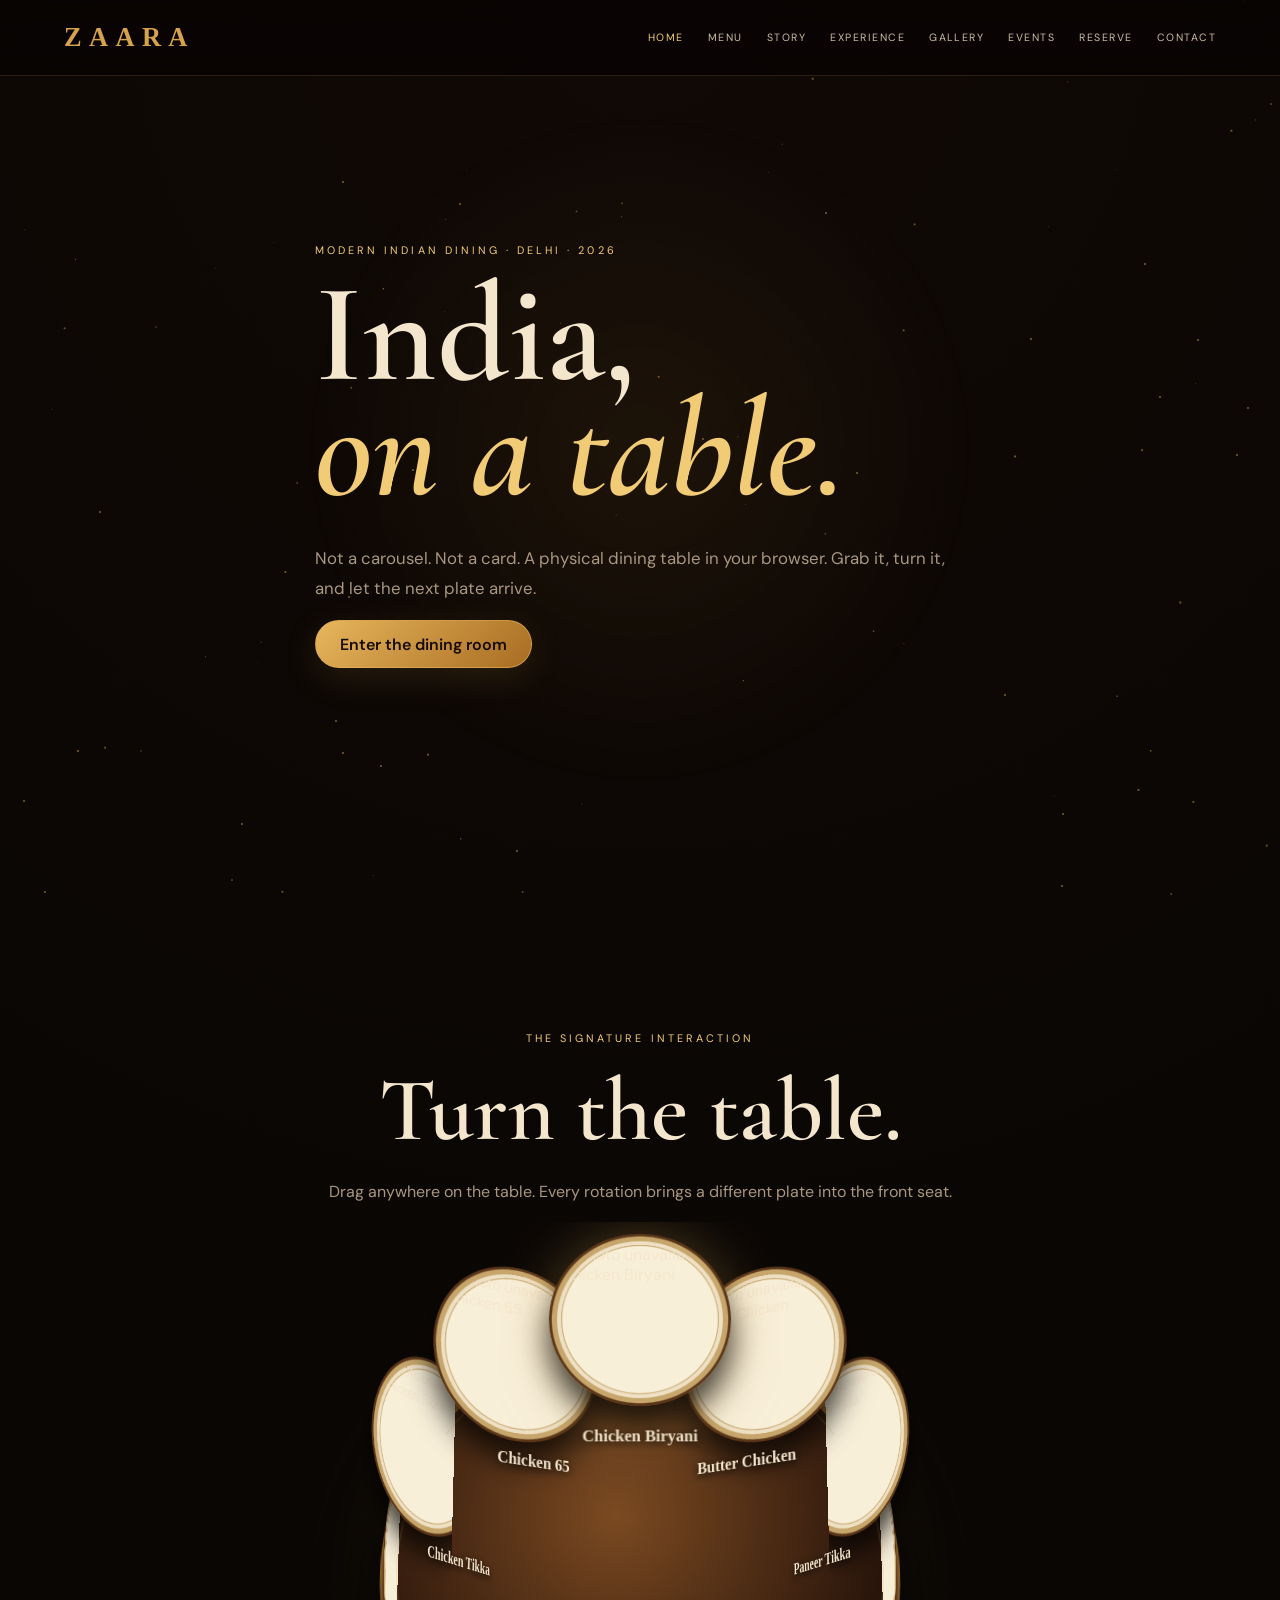
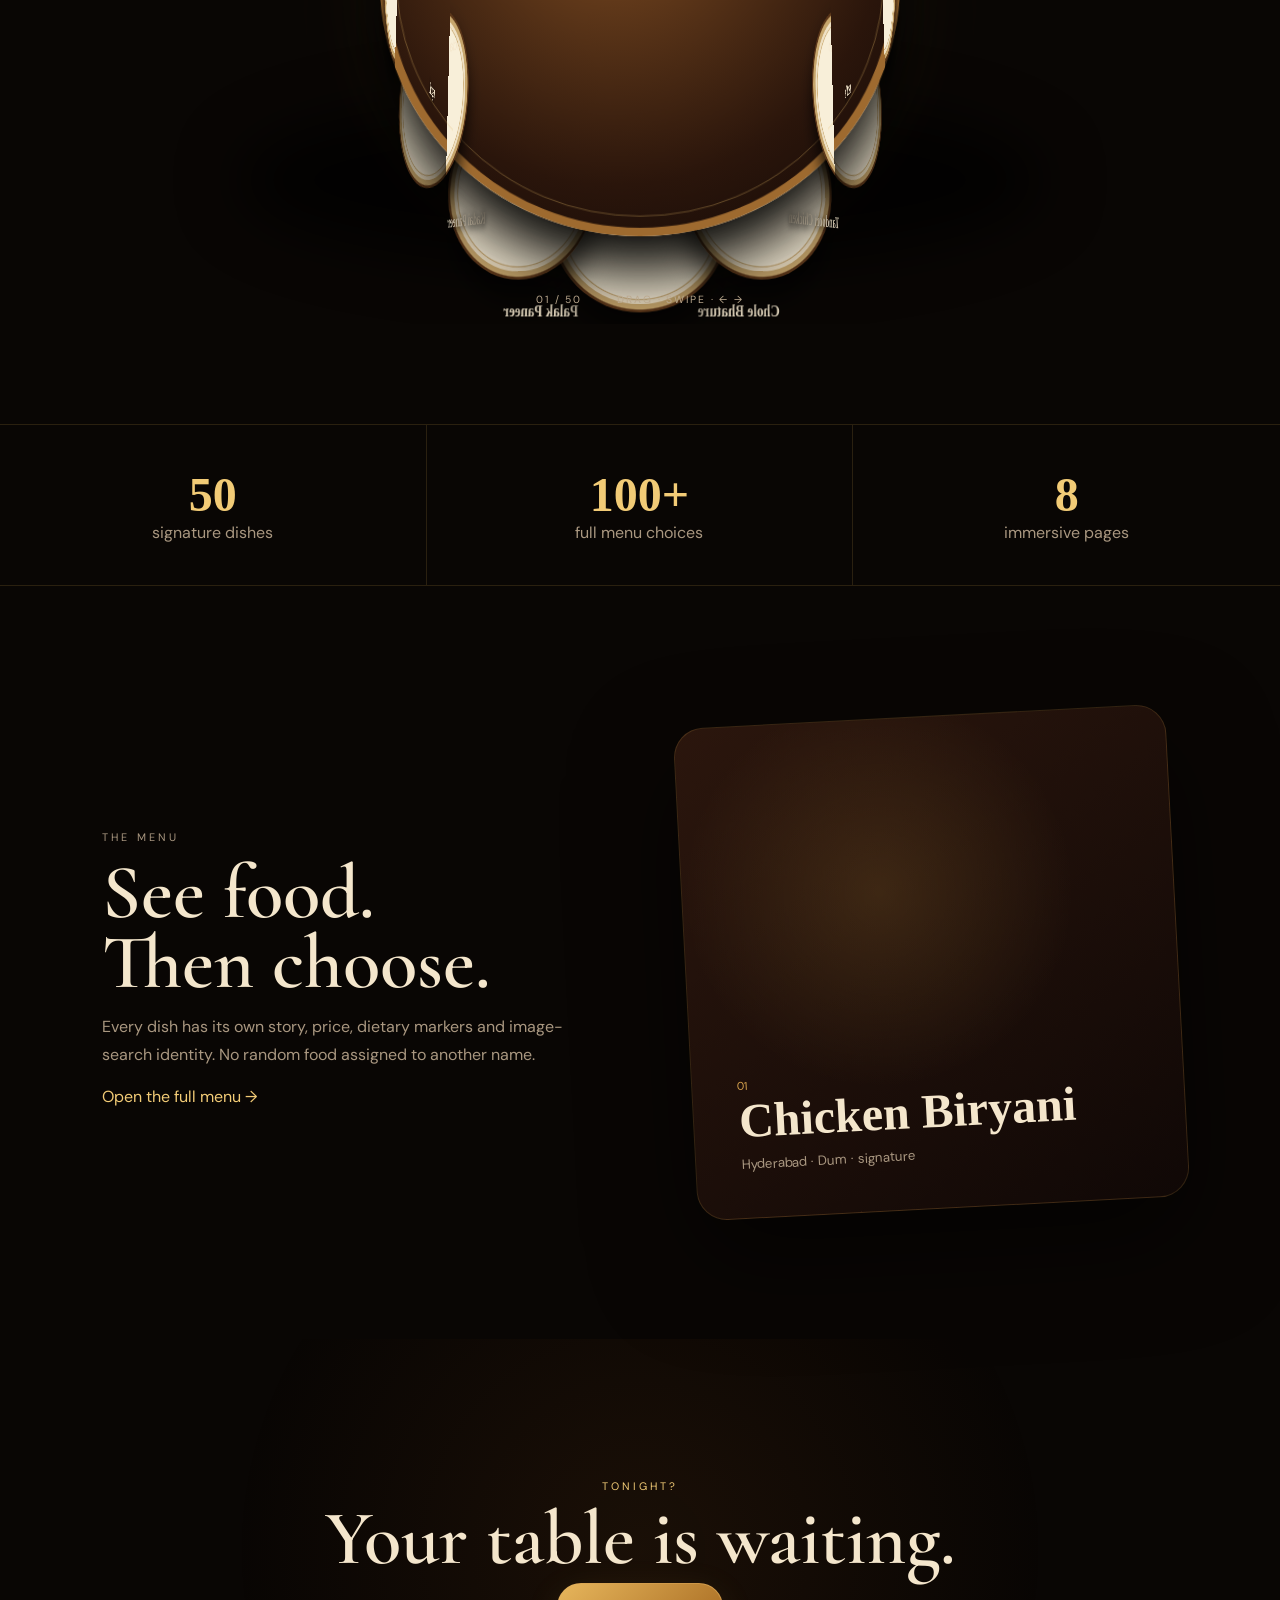
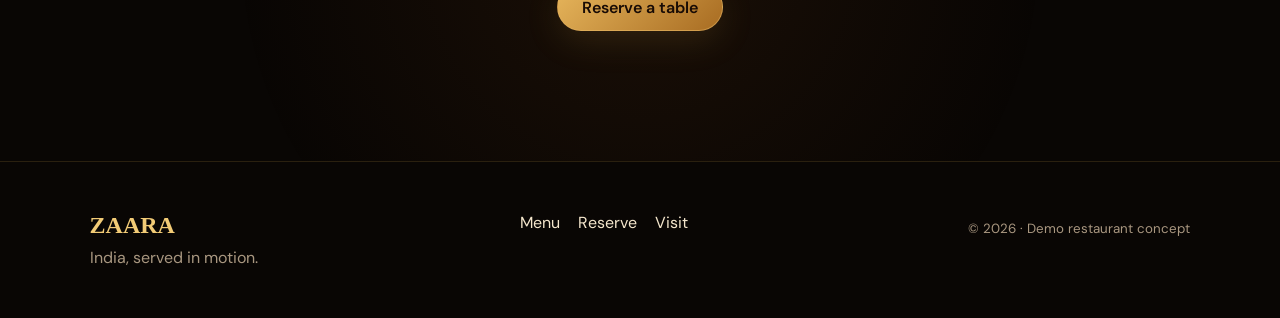
<file: index.html>
<!doctype html><html lang="en"><head><meta charset="utf-8"><meta name="viewport" content="width=device-width,initial-scale=1"><meta name="theme-color" content="#100805"><title>ZAARA — India, served in motion</title><link rel="manifest" href="manifest.webmanifest"><link rel="stylesheet" href="css/reset.css"><link rel="stylesheet" href="css/tokens.css"><link rel="stylesheet" href="css/base.css"><link rel="stylesheet" href="css/home.css"><link rel="stylesheet" href="css/table.css"><link rel="stylesheet" href="css/vfx.css"></head><body data-page="home"><header data-nav></header><main><section class="hero"><div class="hero-copy"><p class="kicker">Modern Indian dining · Delhi · 2026</p><h1>India,<br><em>on a table.</em></h1><p>Not a carousel. Not a card. A physical dining table in your browser. Grab it, turn it, and let the next plate arrive.</p><a class="gold-btn" href="#table">Enter the dining room</a></div></section><section id="table" class="table-section"><div class="section-intro"><p class="kicker">The signature interaction</p><h2>Turn the table.</h2><p>Drag anywhere on the table. Every rotation brings a different plate into the front seat.</p></div><div id="table-scene" class="table-scene"><div id="table-3d" class="table-3d"></div><div class="table-hud"><span id="dish-counter">01 / 50</span><span>DRAG · SWIPE · ← →</span></div></div></section><section class="feature-strip"><article><b>50</b><span>signature dishes</span></article><article><b>100+</b><span>full menu choices</span></article><article><b>8</b><span>immersive pages</span></article></section><section class="split"><div><p class="kicker">The menu</p><h2>See food.<br>Then choose.</h2><p>Every dish has its own story, price, dietary markers and image-search identity. No random food assigned to another name.</p><a class="text-link" href="menu.html">Open the full menu →</a></div><div class="orbital-card"><span>01</span><strong>Chicken Biryani</strong><small>Hyderabad · Dum · signature</small></div></section><section class="cta-band"><p class="kicker">Tonight?</p><h2>Your table is waiting.</h2><a class="gold-btn" href="reserve.html">Reserve a table</a></section></main><div id="dish-modal"></div><footer data-footer></footer><script type="module" src="js/boot.js"></script></body></html>
</file>
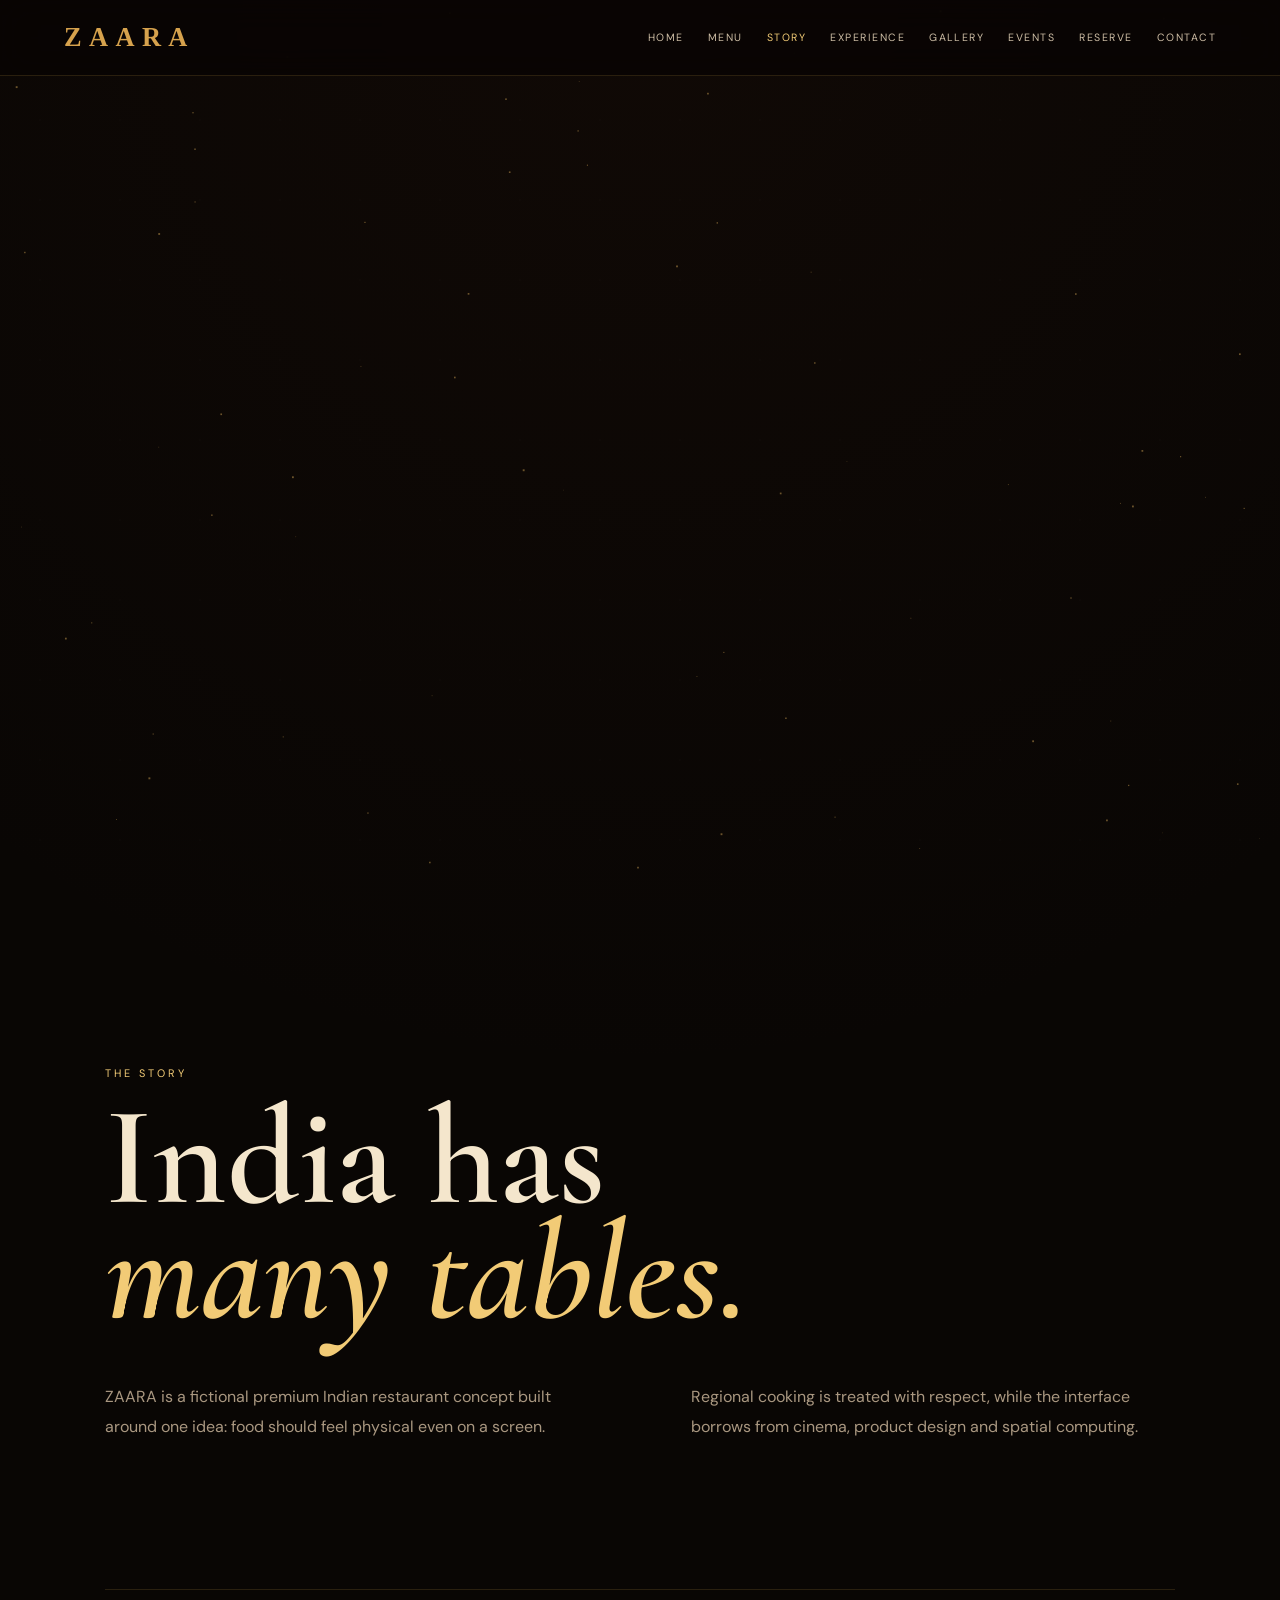
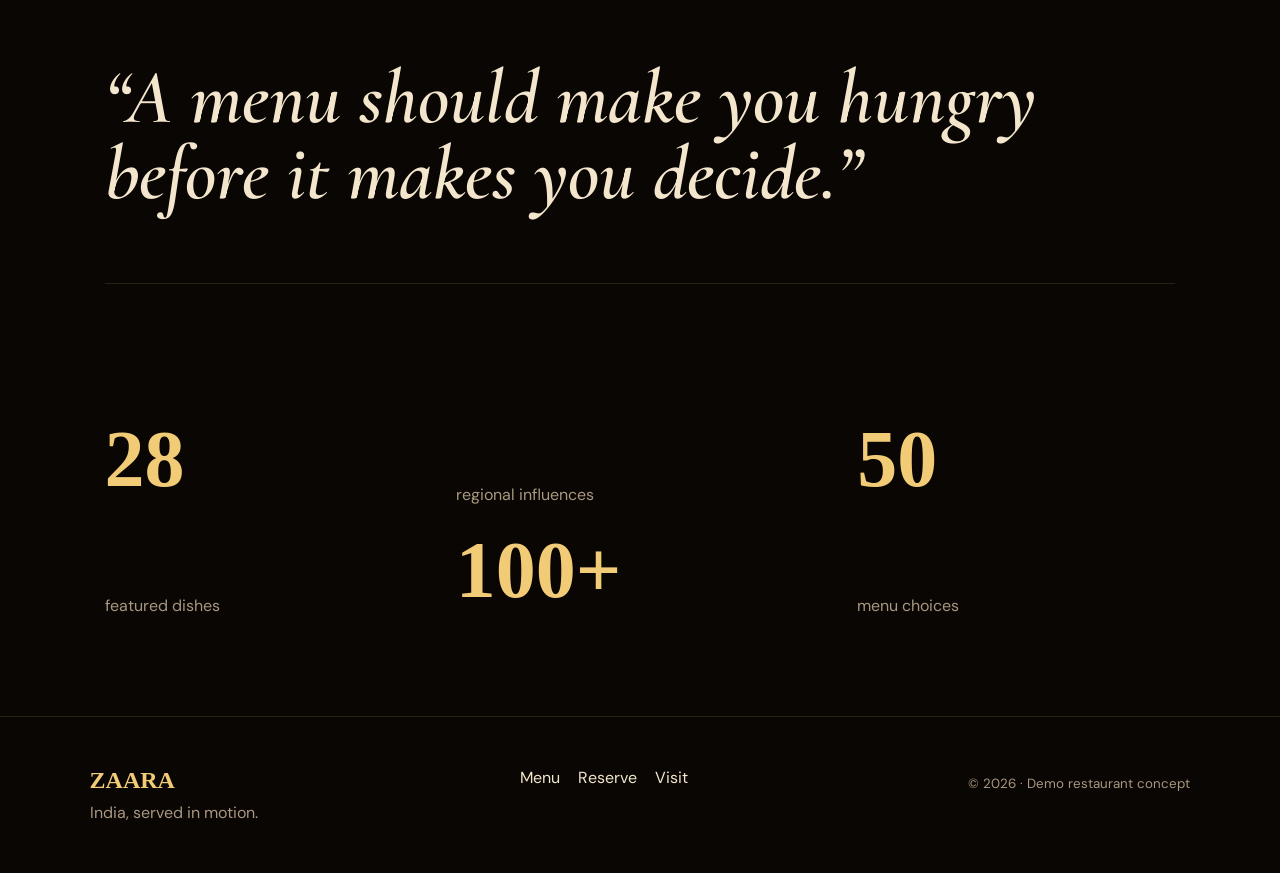
<file: about.html>
<!doctype html><html lang="en"><head><meta charset="utf-8"><meta name="viewport" content="width=device-width,initial-scale=1"><title>ZAARA — Story</title><link rel="stylesheet" href="css/reset.css"><link rel="stylesheet" href="css/tokens.css"><link rel="stylesheet" href="css/base.css"><link rel="stylesheet" href="css/pages.css"></head><body data-page="story"><header data-nav></header><main class="page"><p class="kicker">The story</p><h1>India has<br><em>many tables.</em></h1><div class="story-grid"><p>ZAARA is a fictional premium Indian restaurant concept built around one idea: food should feel physical even on a screen.</p><p>Regional cooking is treated with respect, while the interface borrows from cinema, product design and spatial computing.</p></div><section class="quote">“A menu should make you hungry before it makes you decide.”</section><section class="numbers"><b>28</b><span>regional influences</span><b>50</b><span>featured dishes</span><b>100+</b><span>menu choices</span></section></main><footer data-footer></footer><script type="module" src="js/boot.js"></script></body></html>
</file>
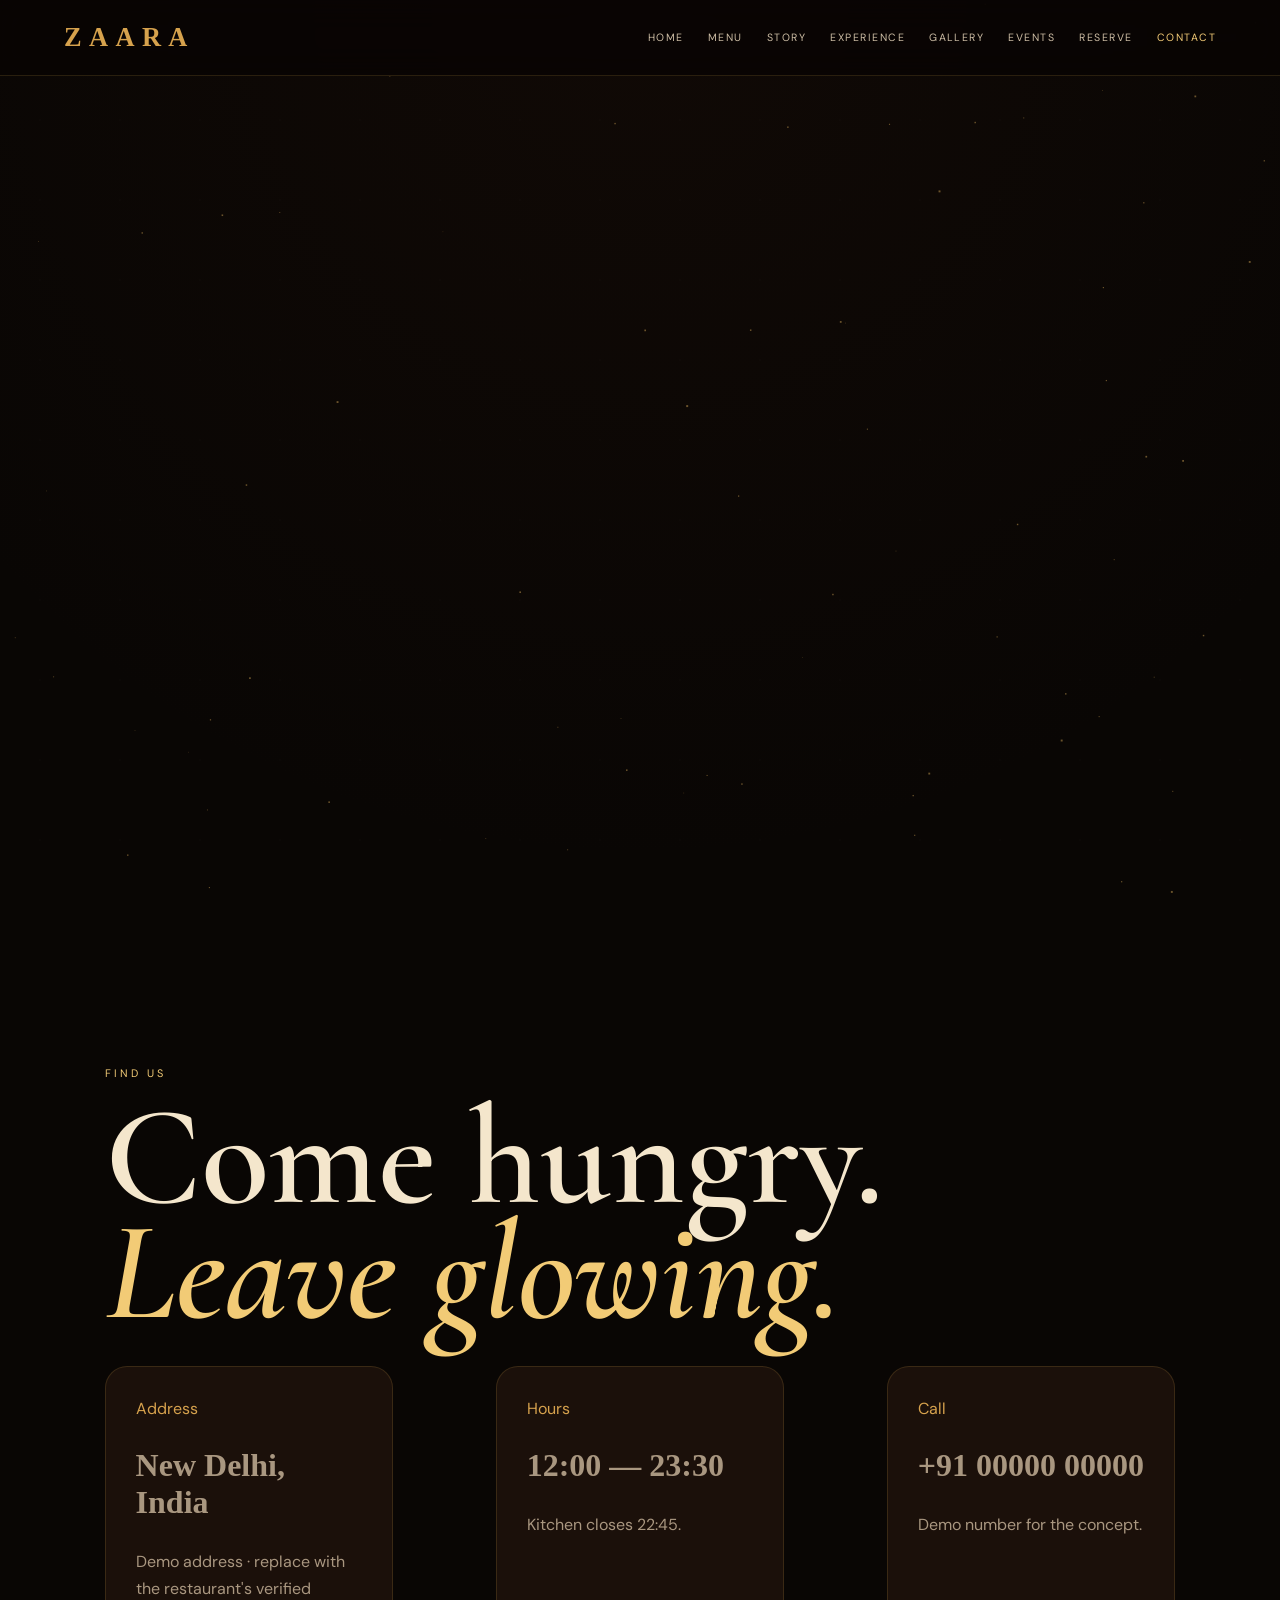
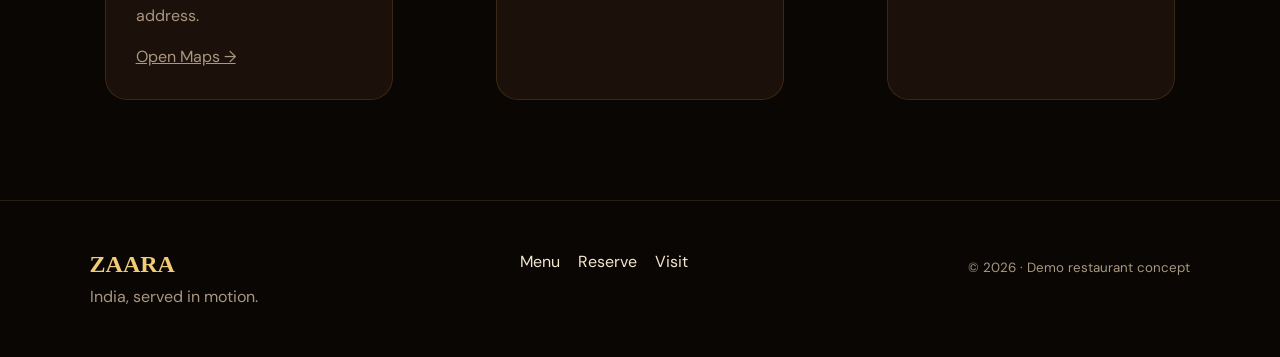
<file: contact.html>
<!doctype html><html lang="en"><head><meta charset="utf-8"><meta name="viewport" content="width=device-width,initial-scale=1"><title>ZAARA — Contact</title><link rel="stylesheet" href="css/reset.css"><link rel="stylesheet" href="css/tokens.css"><link rel="stylesheet" href="css/base.css"><link rel="stylesheet" href="css/pages.css"></head><body data-page="contact"><header data-nav></header><main class="page contact-page"><p class="kicker">Find us</p><h1>Come hungry.<br><em>Leave glowing.</em></h1><div class="contact-grid"><article><span>Address</span><h2>New Delhi, India</h2><p>Demo address · replace with the restaurant's verified address.</p><a href="https://maps.google.com" target="_blank" rel="noreferrer">Open Maps →</a></article><article><span>Hours</span><h2>12:00 — 23:30</h2><p>Kitchen closes 22:45.</p></article><article><span>Call</span><h2>+91 00000 00000</h2><p>Demo number for the concept.</p></article></div></main><footer data-footer></footer><script type="module" src="js/boot.js"></script></body></html>
</file>
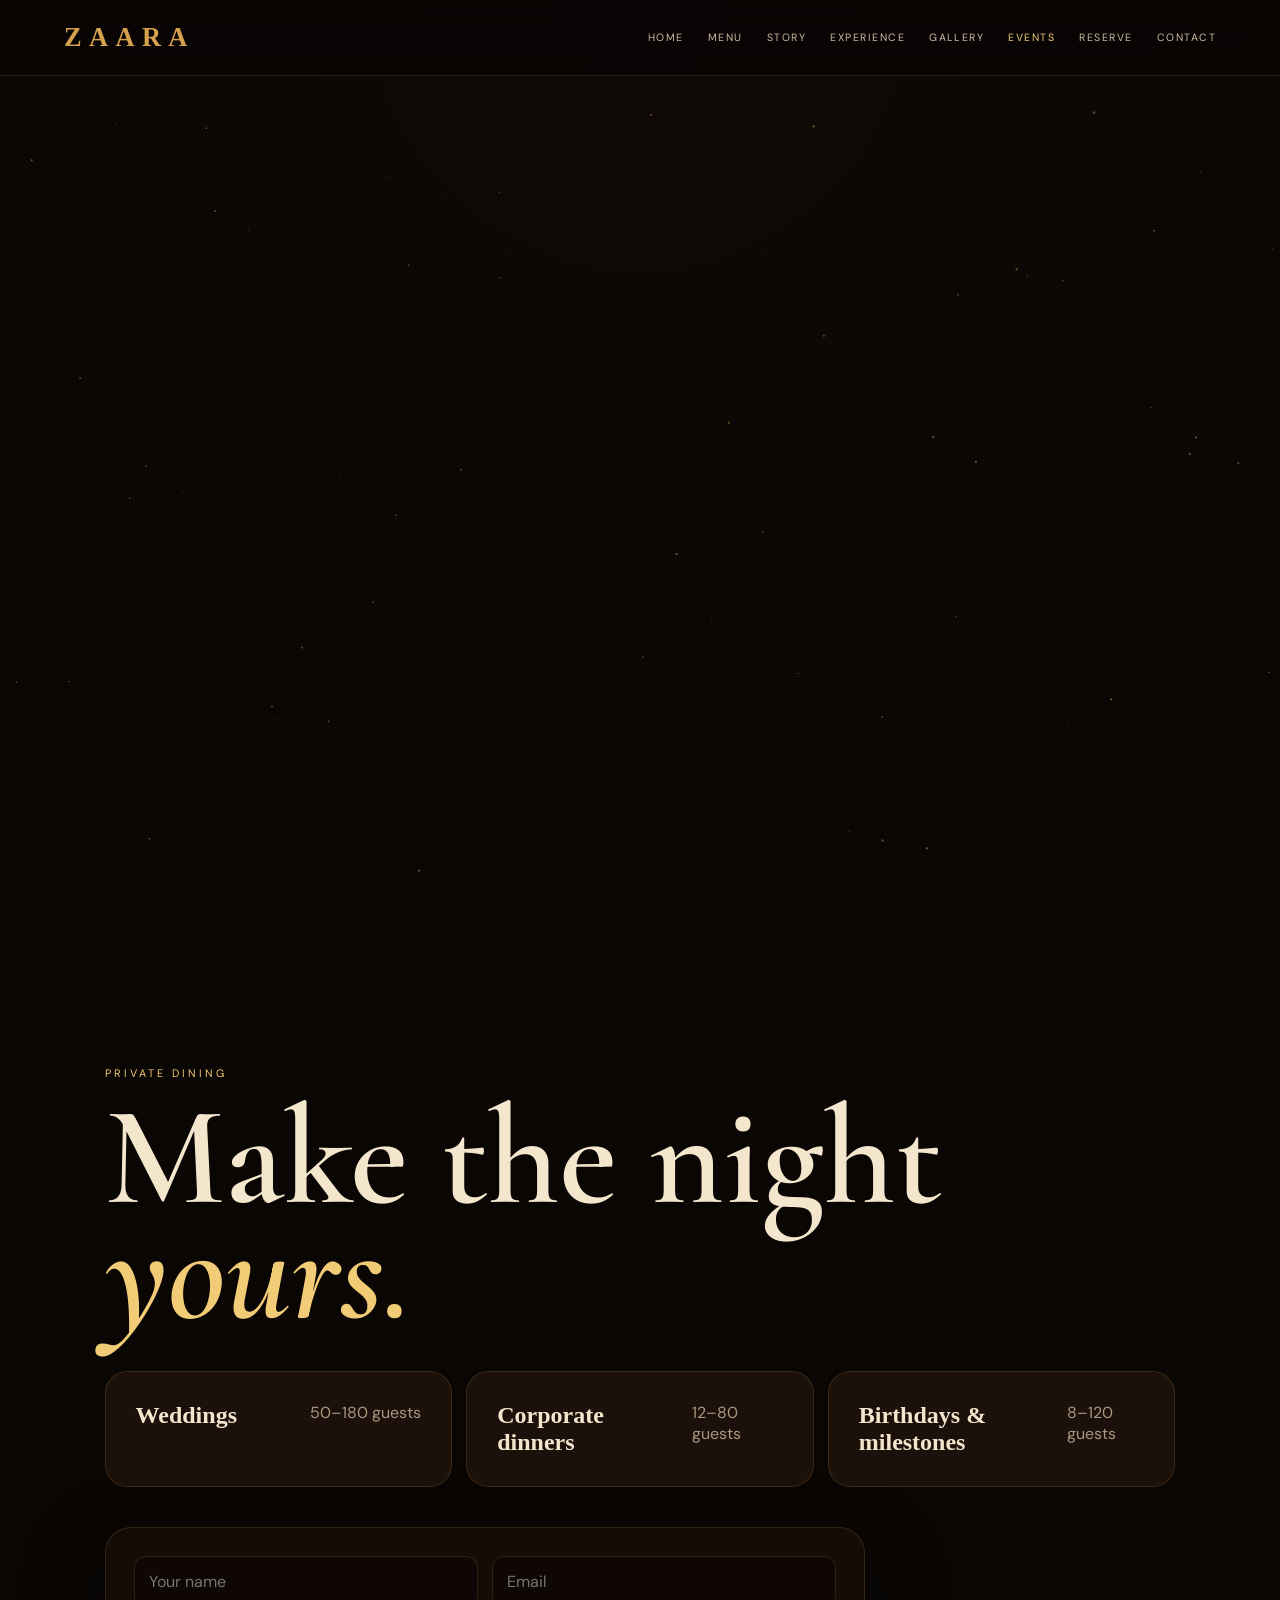
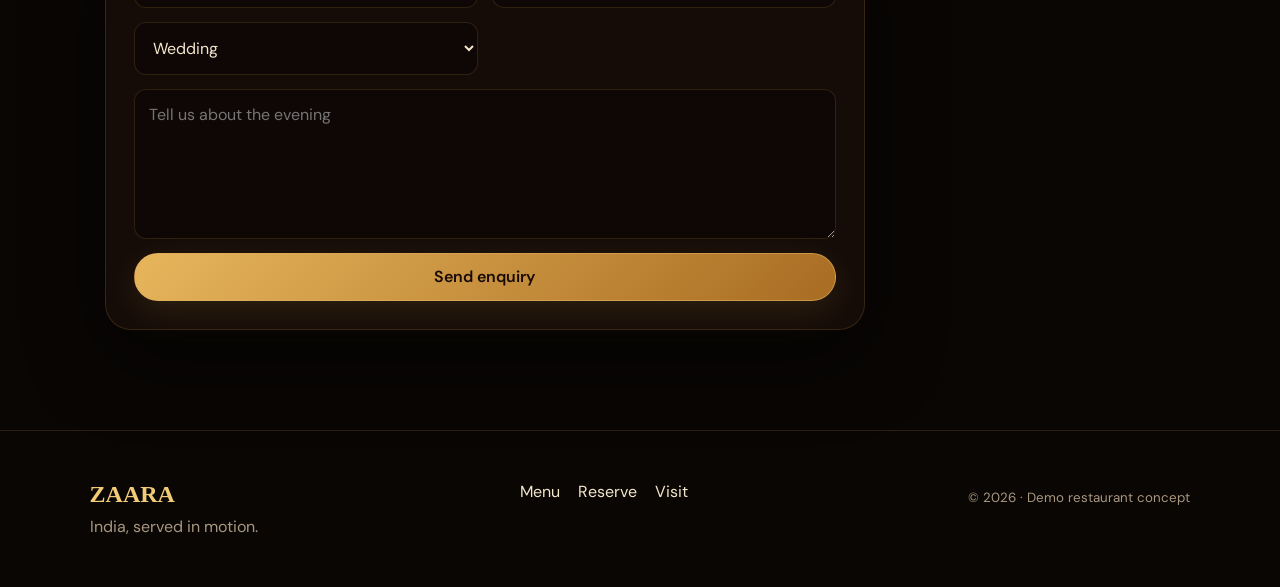
<file: events.html>
<!doctype html><html lang="en"><head><meta charset="utf-8"><meta name="viewport" content="width=device-width,initial-scale=1"><title>ZAARA — Events</title><link rel="stylesheet" href="css/reset.css"><link rel="stylesheet" href="css/tokens.css"><link rel="stylesheet" href="css/base.css"><link rel="stylesheet" href="css/pages.css"><link rel="stylesheet" href="css/forms.css"></head><body data-page="events"><header data-nav></header><main class="page"><p class="kicker">Private dining</p><h1>Make the night<br><em>yours.</em></h1><div class="event-list"><article><b>Weddings</b><span>50–180 guests</span></article><article><b>Corporate dinners</b><span>12–80 guests</span></article><article><b>Birthdays & milestones</b><span>8–120 guests</span></article></div><form class="glass-form" data-event-form><input required name="name" placeholder="Your name"><input required type="email" name="email" placeholder="Email"><select name="type"><option>Wedding</option><option>Corporate</option><option>Celebration</option></select><textarea name="note" placeholder="Tell us about the evening"></textarea><button class="gold-btn">Send enquiry</button></form></main><footer data-footer></footer><script type="module" src="js/boot.js"></script></body></html>
</file>
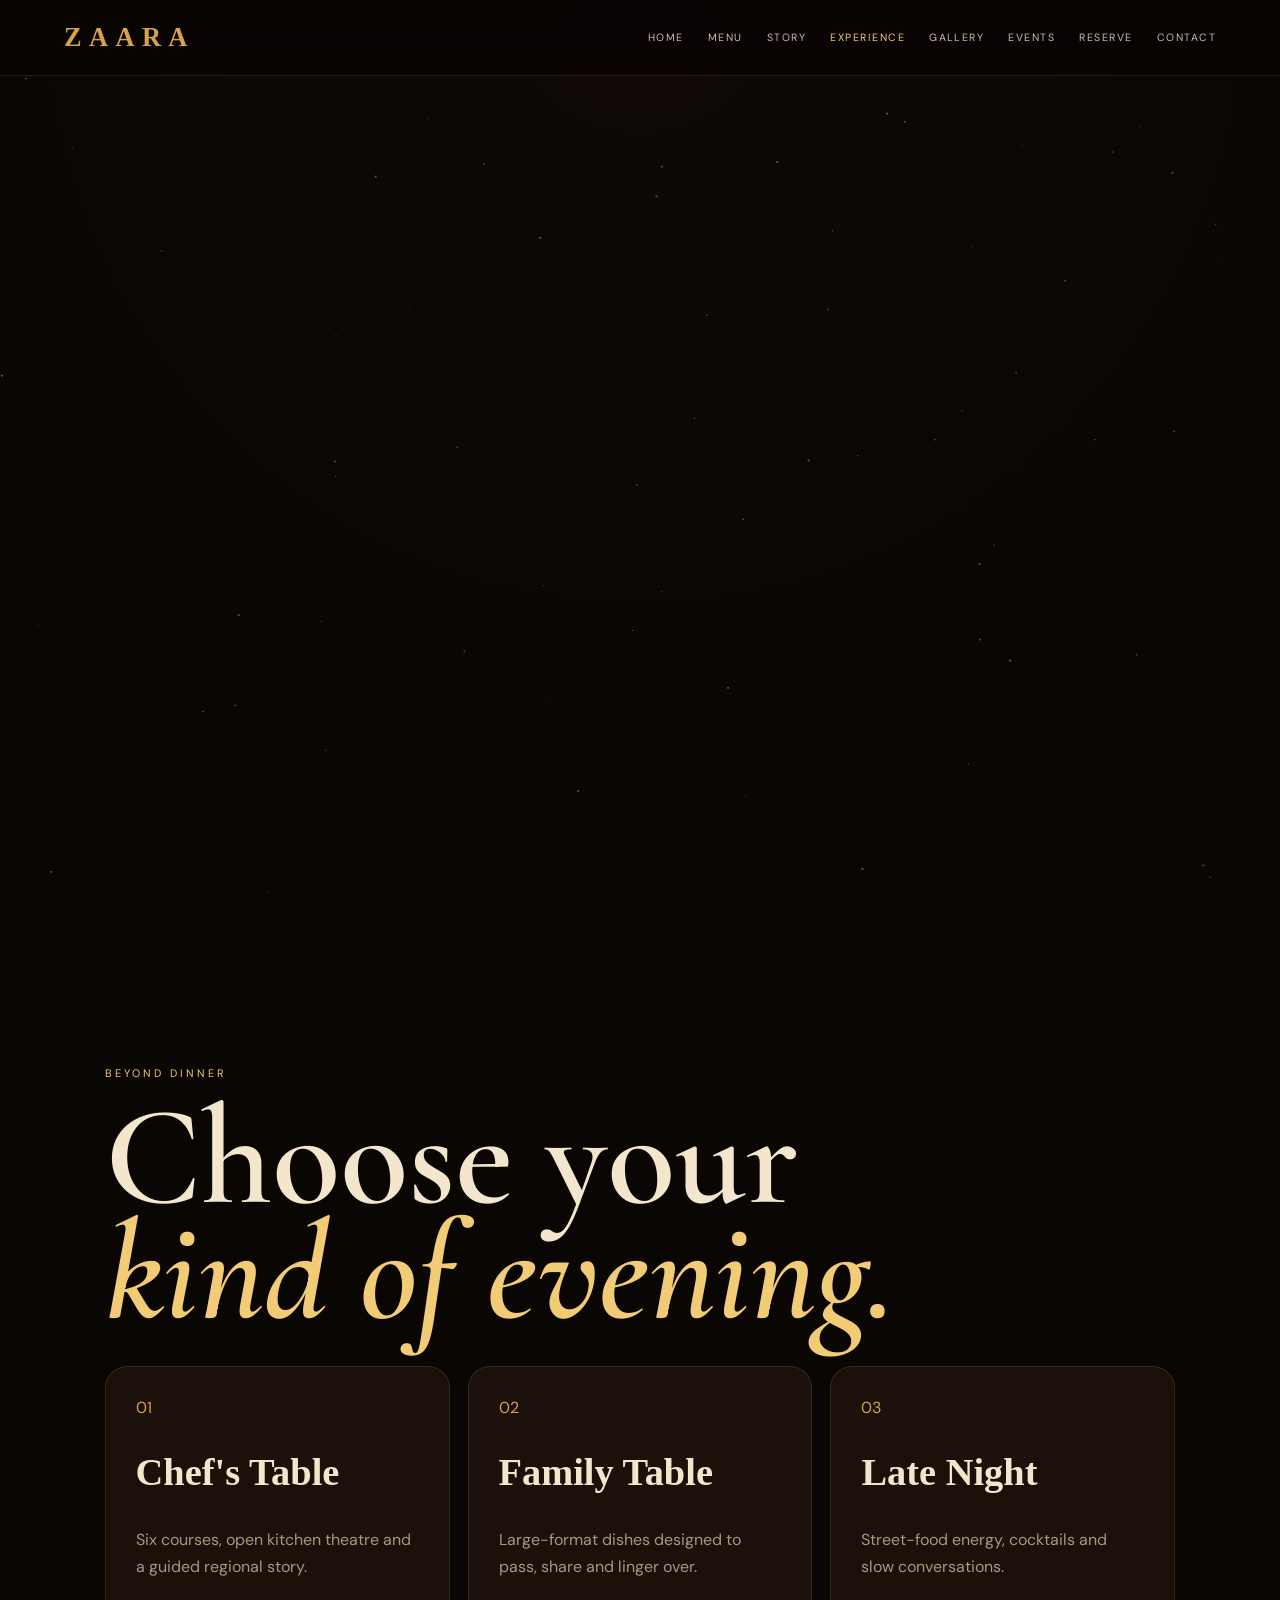
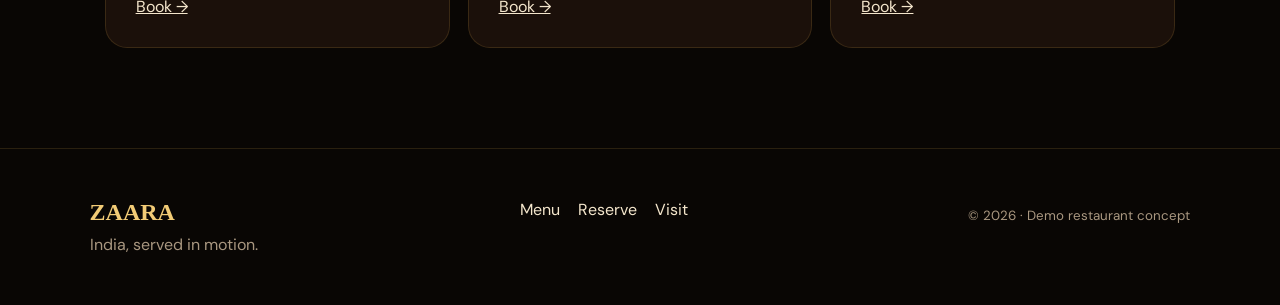
<file: experience.html>
<!doctype html><html lang="en"><head><meta charset="utf-8"><meta name="viewport" content="width=device-width,initial-scale=1"><title>ZAARA — Experience</title><link rel="stylesheet" href="css/reset.css"><link rel="stylesheet" href="css/tokens.css"><link rel="stylesheet" href="css/base.css"><link rel="stylesheet" href="css/pages.css"></head><body data-page="experience"><header data-nav></header><main class="page"><p class="kicker">Beyond dinner</p><h1>Choose your<br><em>kind of evening.</em></h1><div class="experience-grid"><article><span>01</span><h2>Chef's Table</h2><p>Six courses, open kitchen theatre and a guided regional story.</p><a href="reserve.html">Book →</a></article><article><span>02</span><h2>Family Table</h2><p>Large-format dishes designed to pass, share and linger over.</p><a href="reserve.html">Book →</a></article><article><span>03</span><h2>Late Night</h2><p>Street-food energy, cocktails and slow conversations.</p><a href="reserve.html">Book →</a></article></div></main><footer data-footer></footer><script type="module" src="js/boot.js"></script></body></html>
</file>
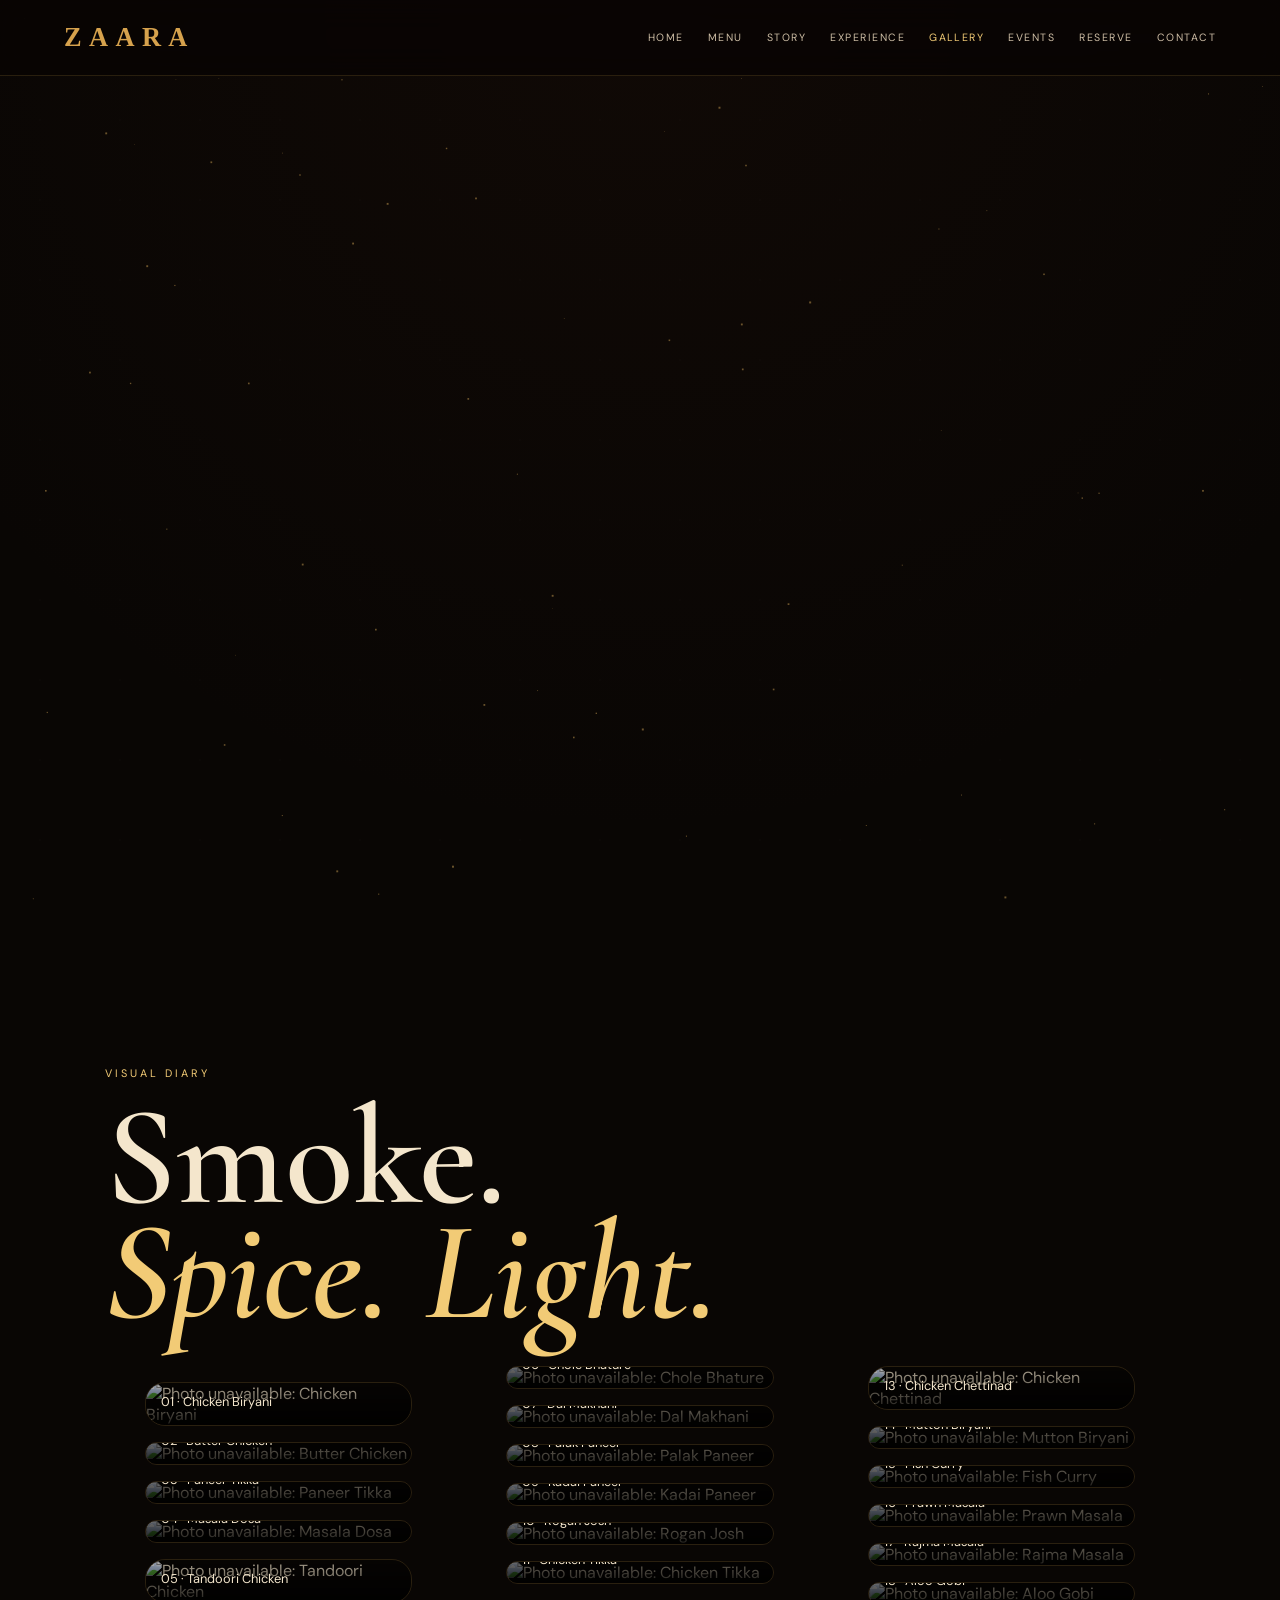
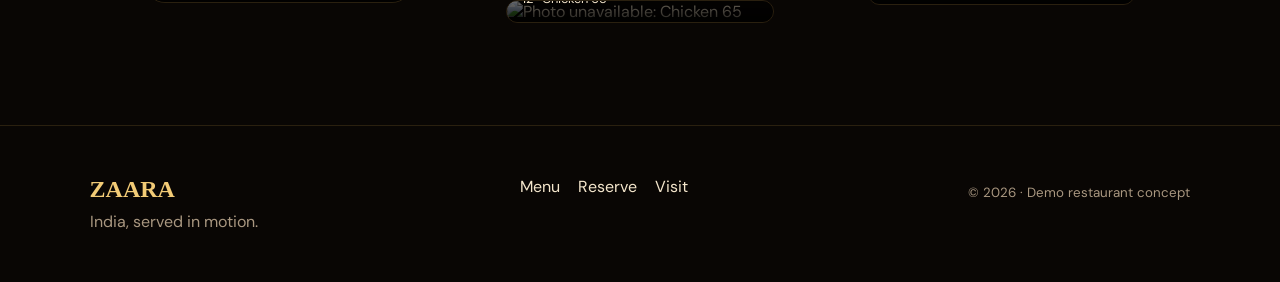
<file: gallery.html>
<!doctype html><html lang="en"><head><meta charset="utf-8"><meta name="viewport" content="width=device-width,initial-scale=1"><title>ZAARA — Gallery</title><link rel="stylesheet" href="css/reset.css"><link rel="stylesheet" href="css/tokens.css"><link rel="stylesheet" href="css/base.css"><link rel="stylesheet" href="css/pages.css"></head><body data-page="gallery"><header data-nav></header><main class="page"><p class="kicker">Visual diary</p><h1>Smoke.<br><em>Spice. Light.</em></h1><section id="gallery-grid" class="gallery-grid"></section></main><footer data-footer></footer><script type="module" src="js/boot.js"></script></body></html>
</file>
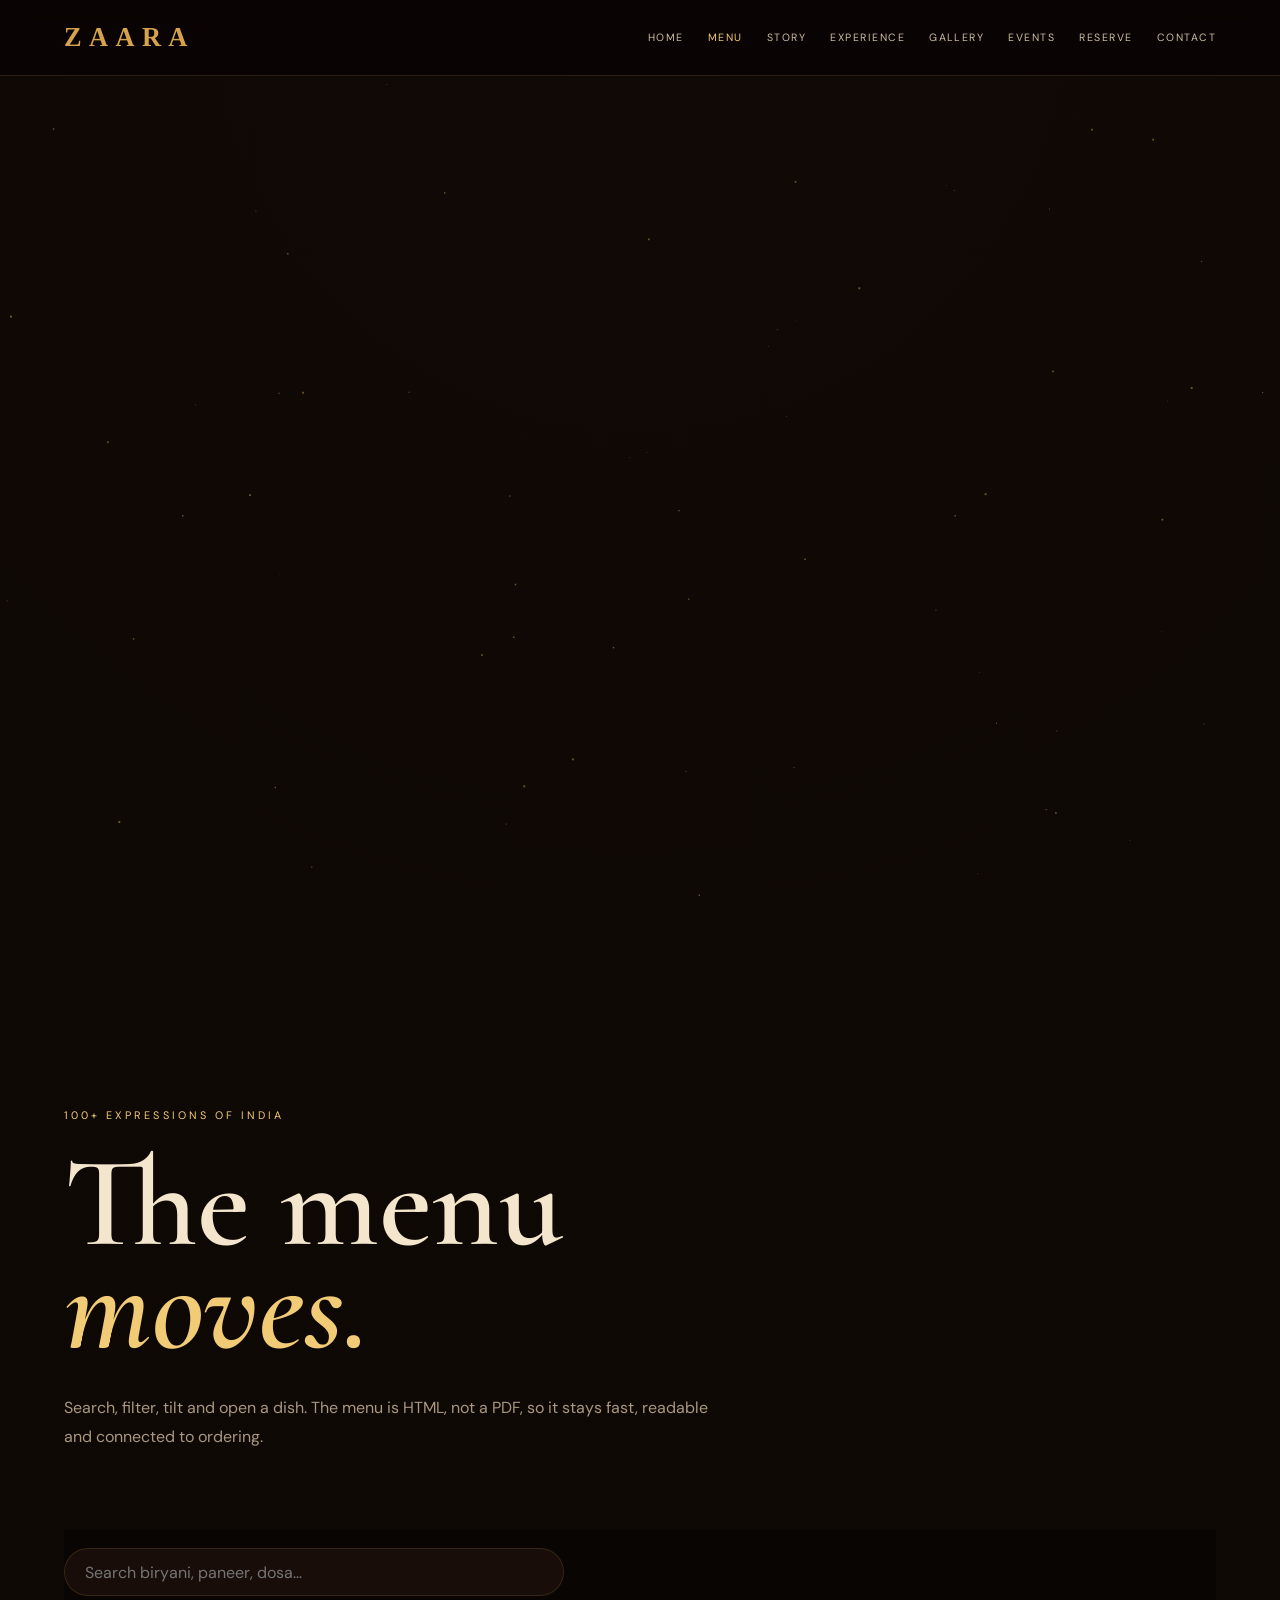
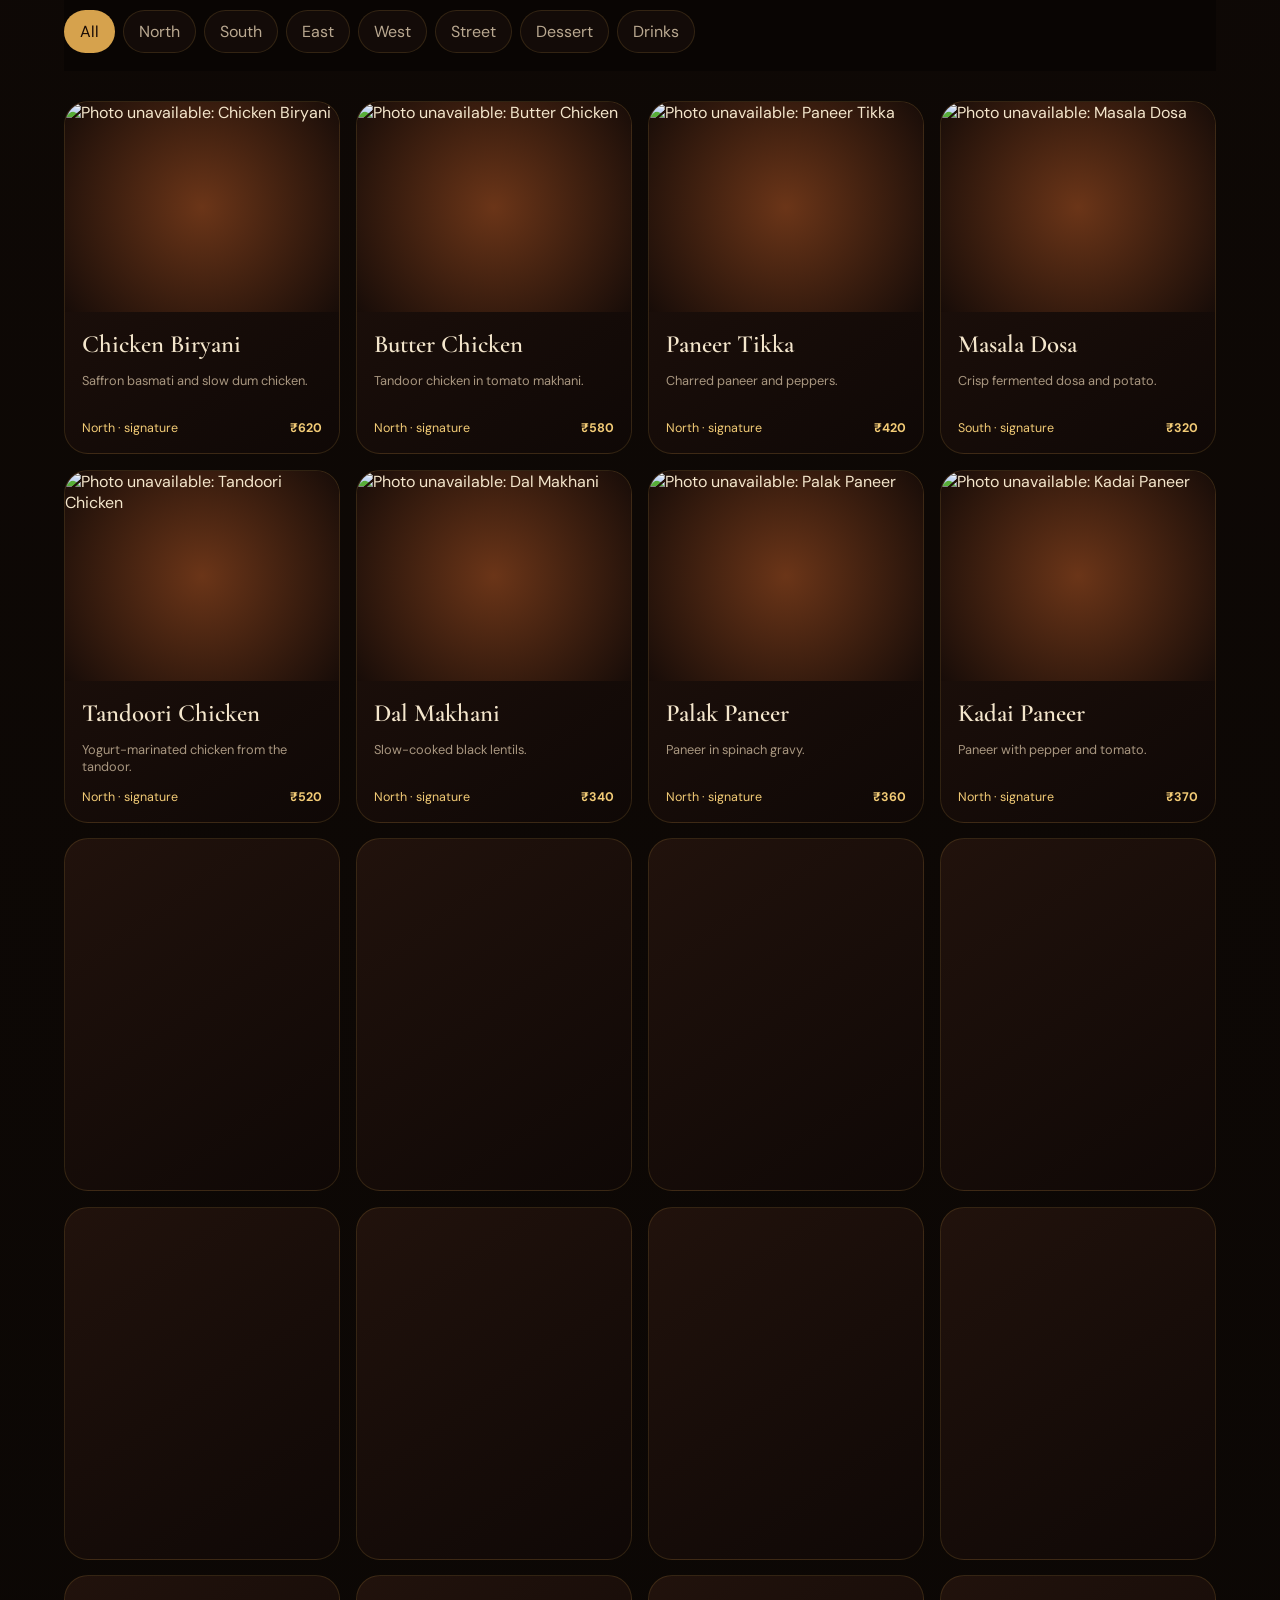
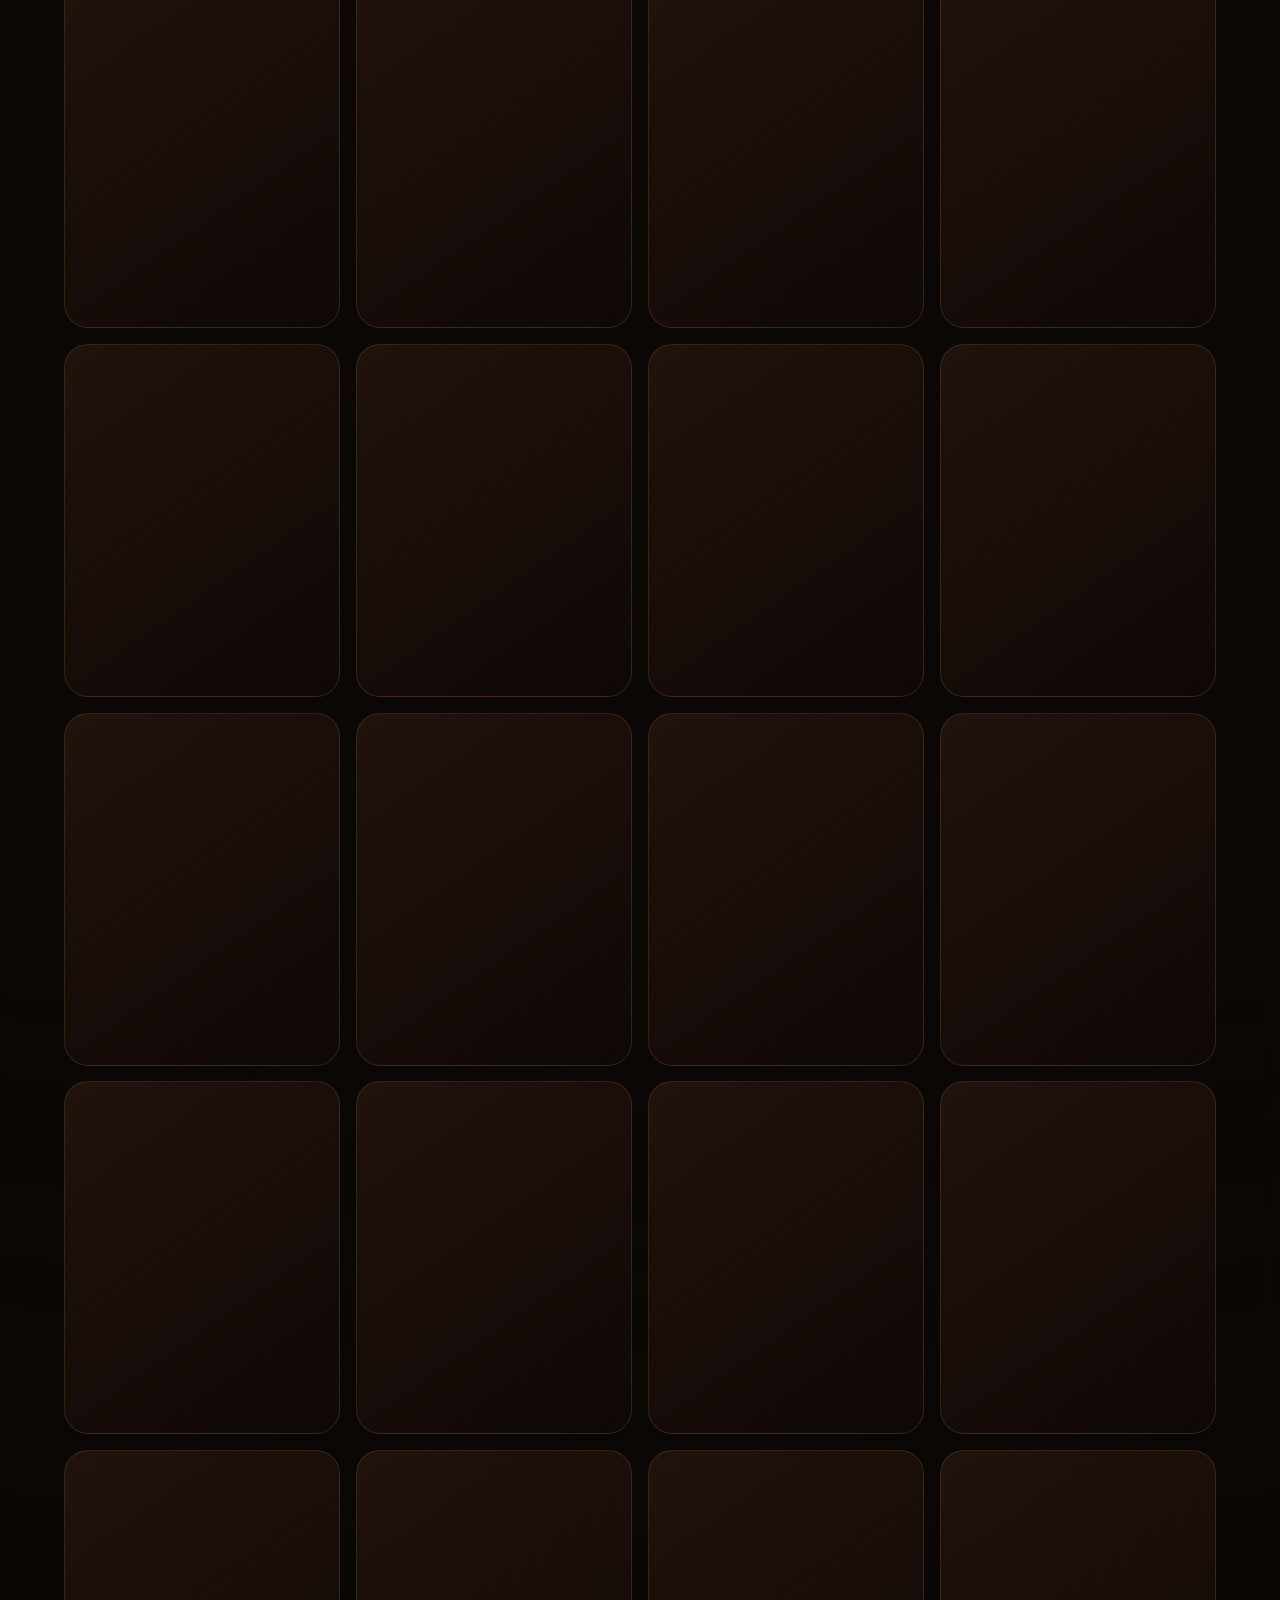
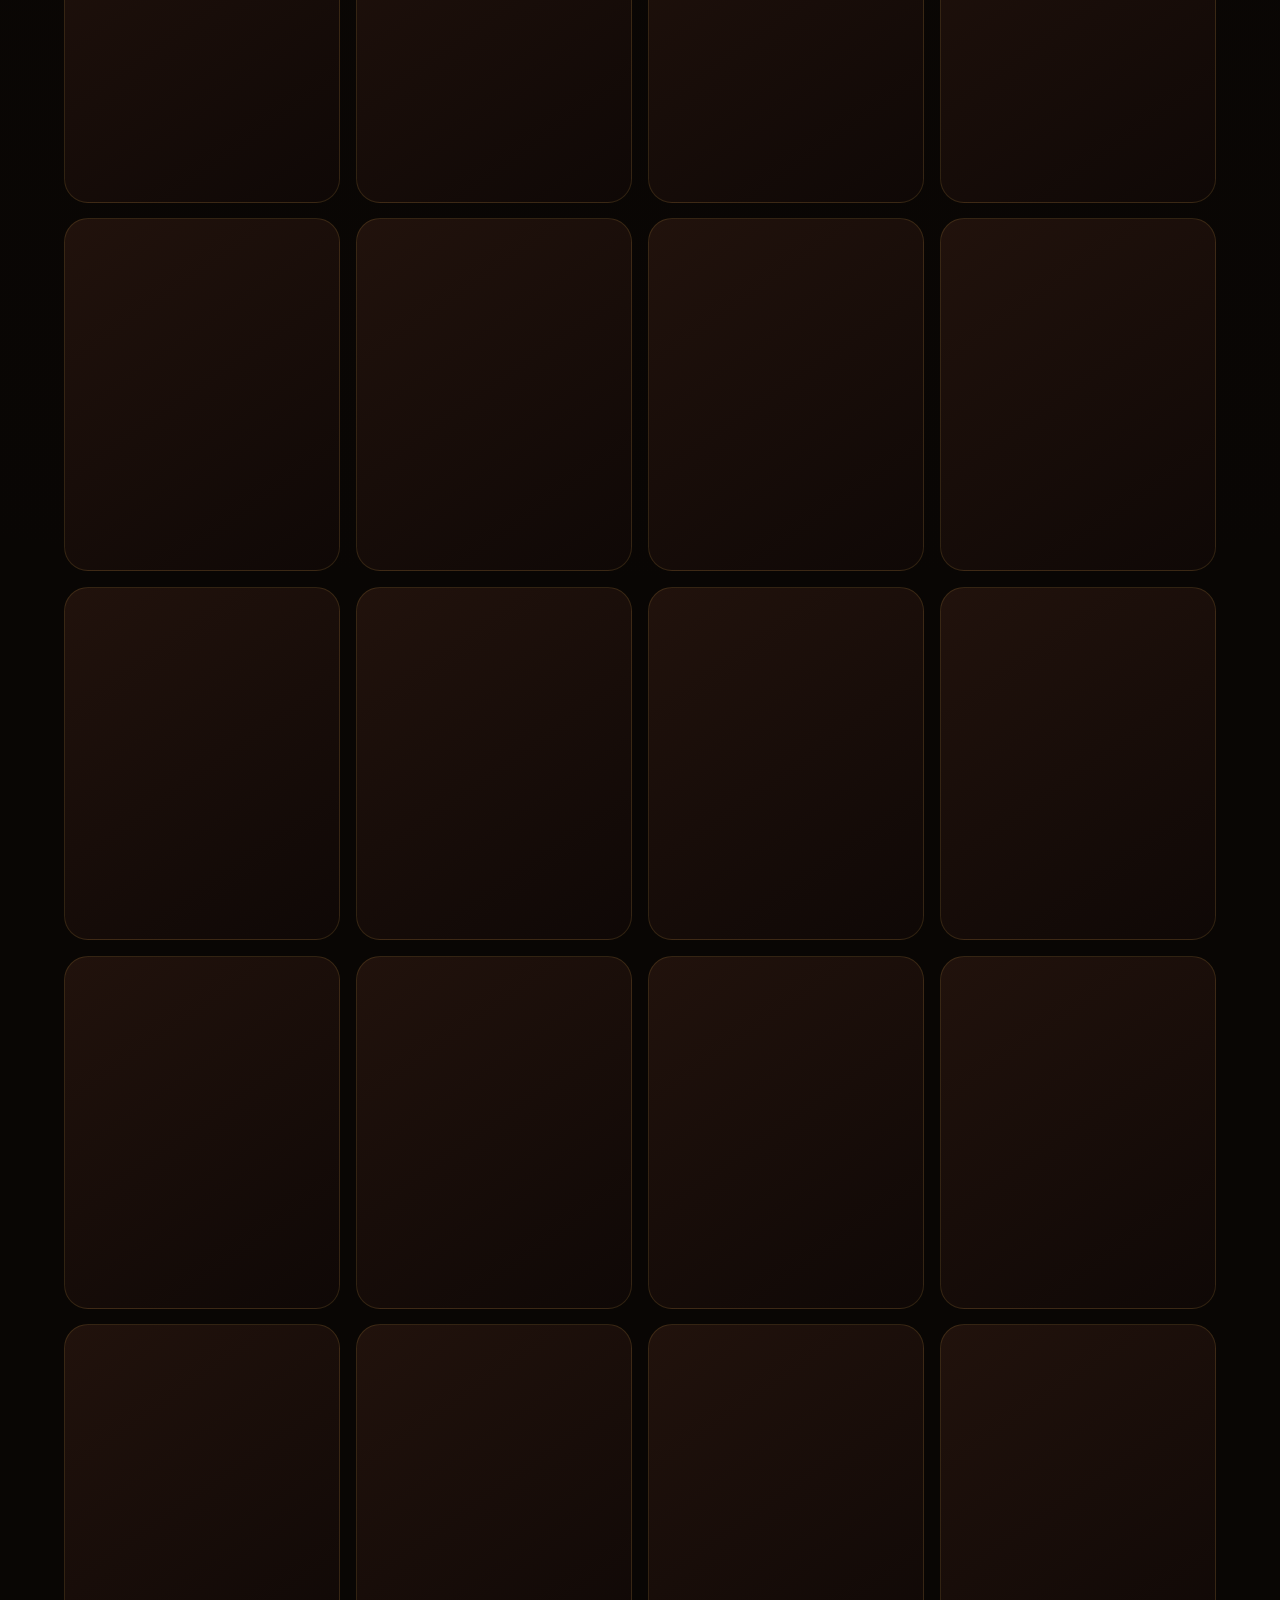
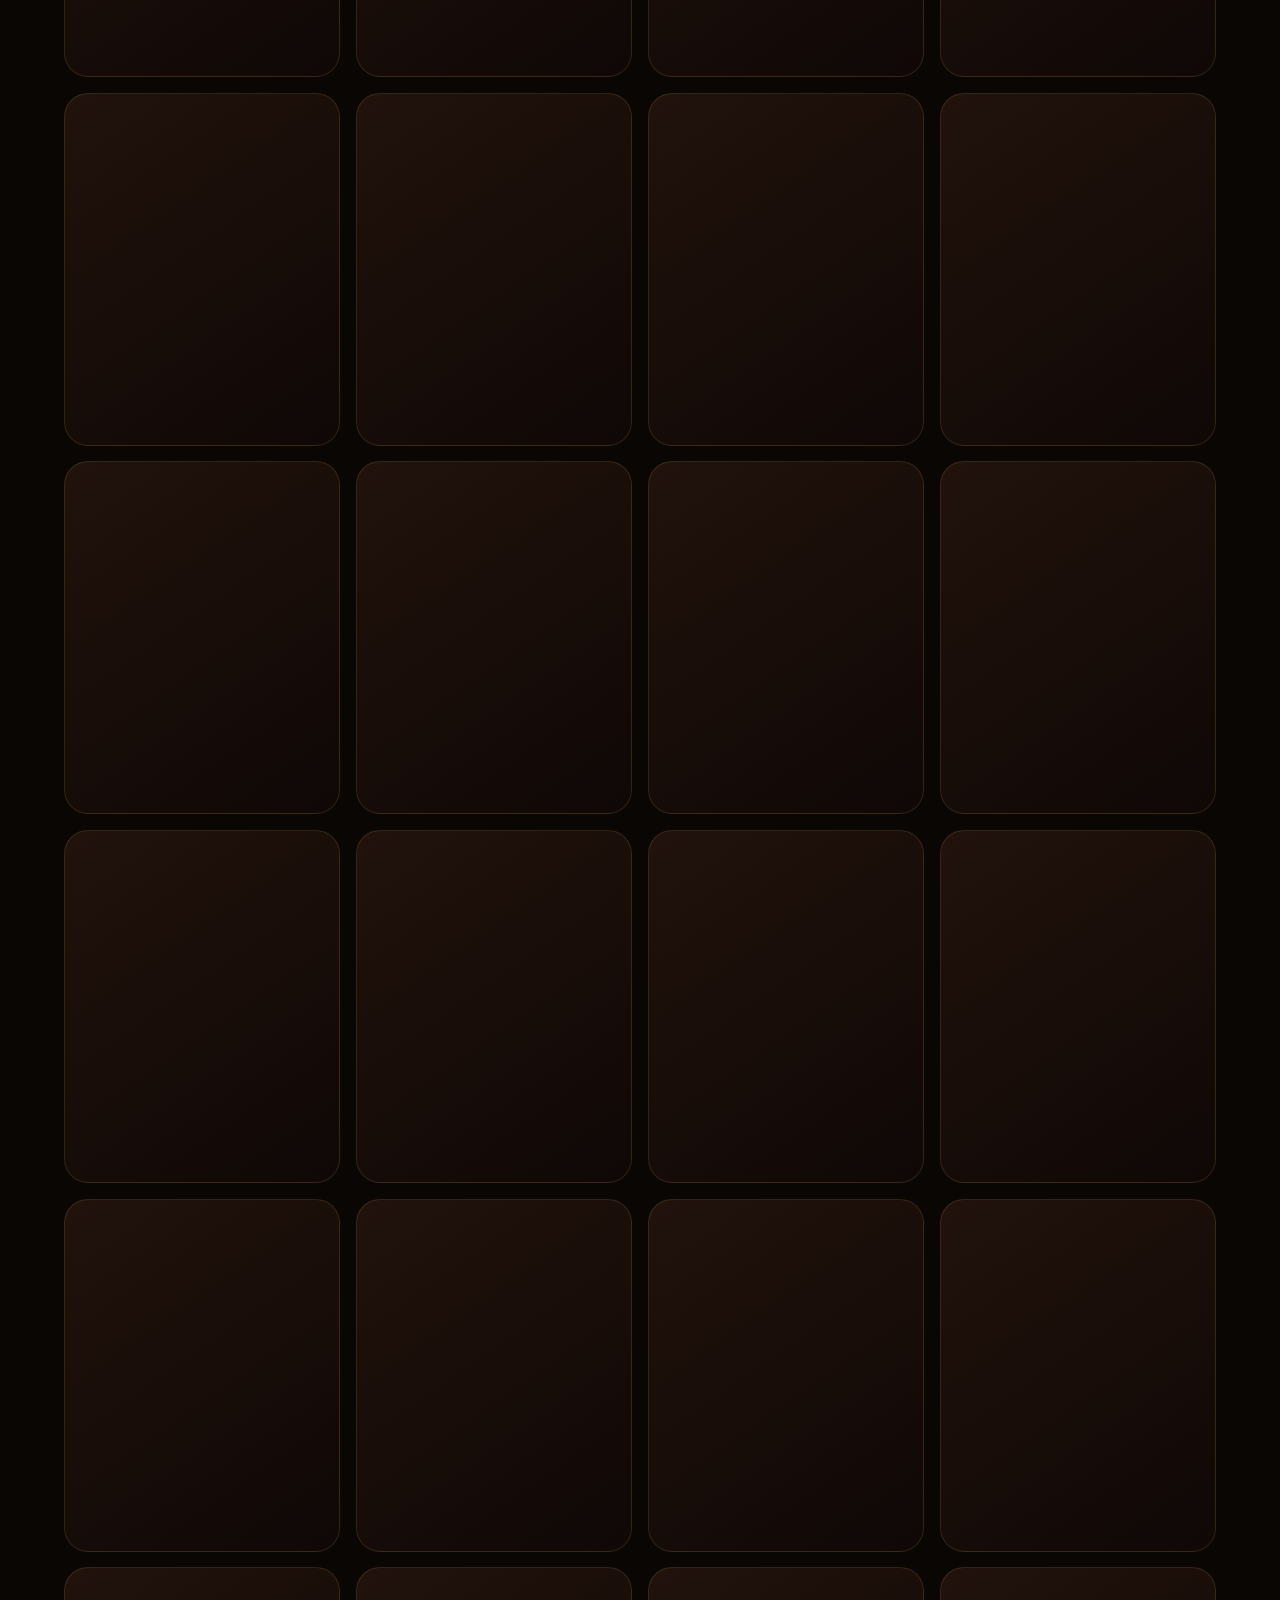
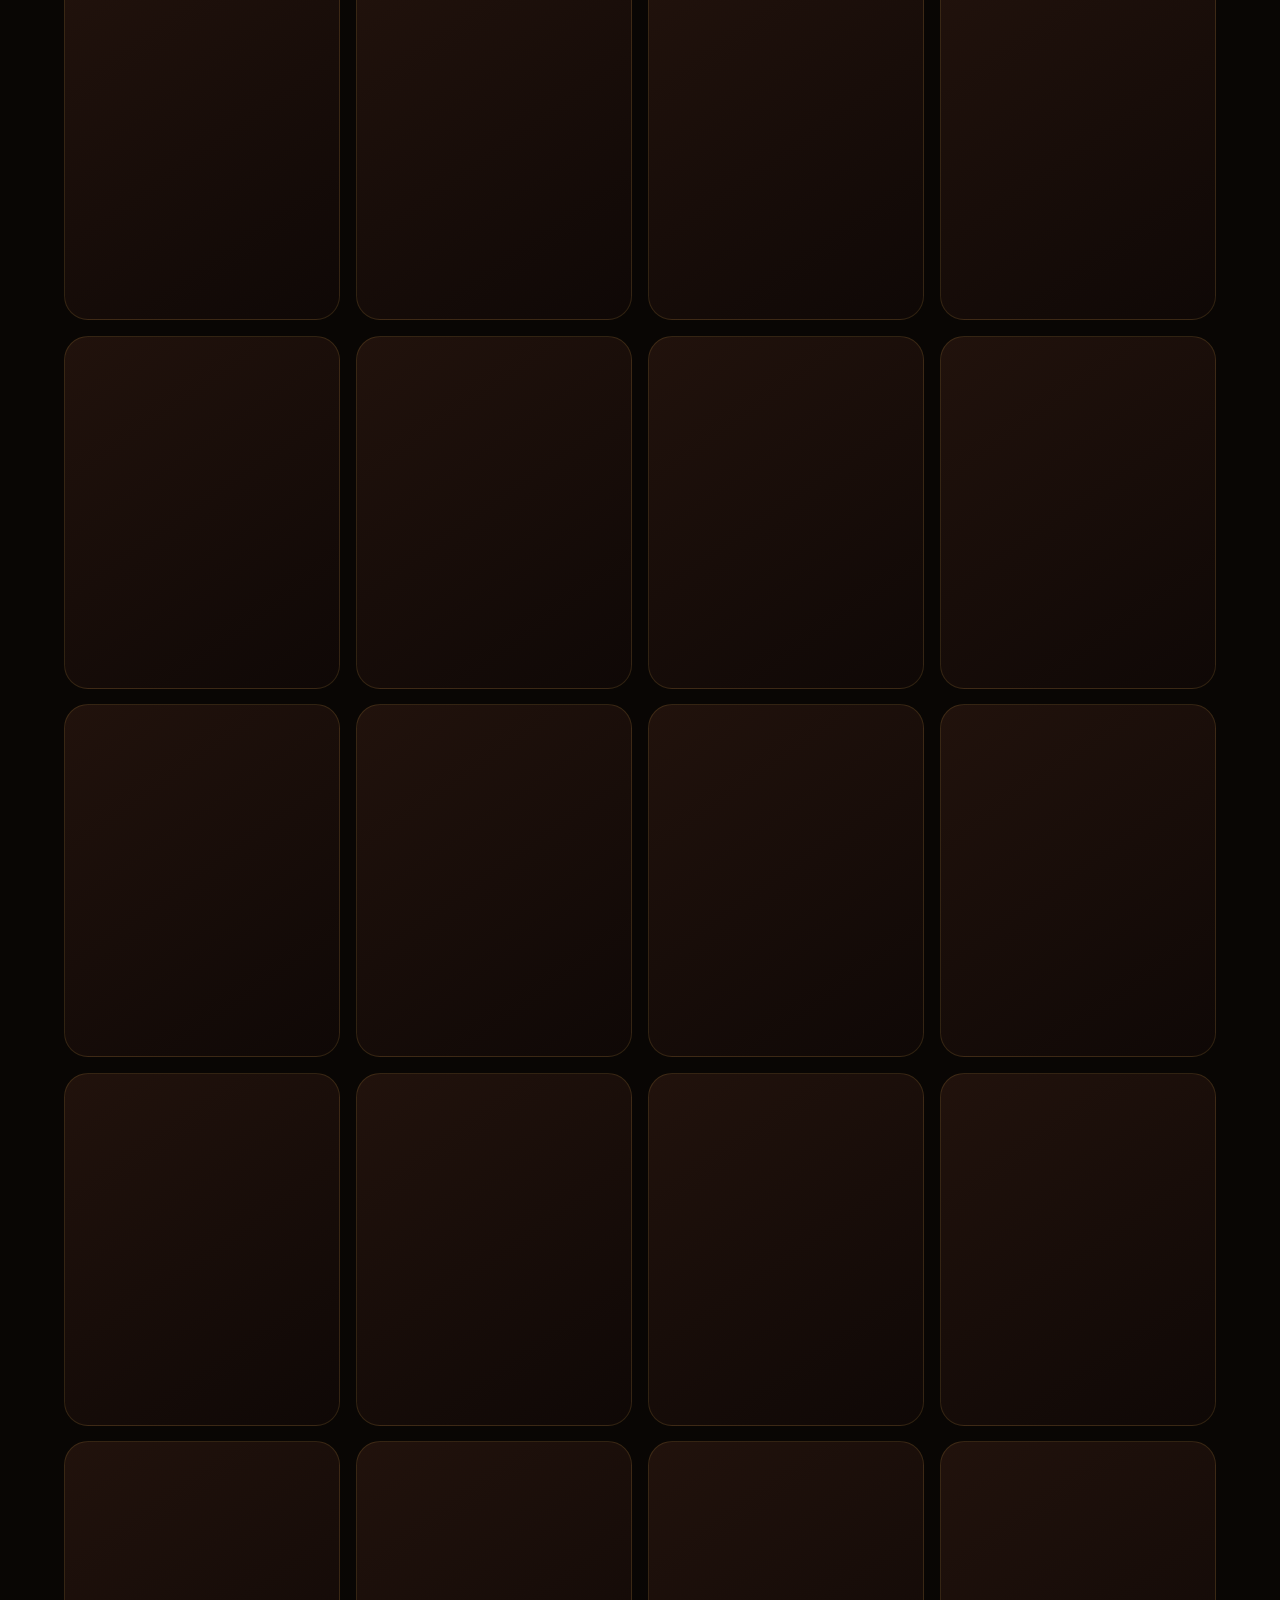
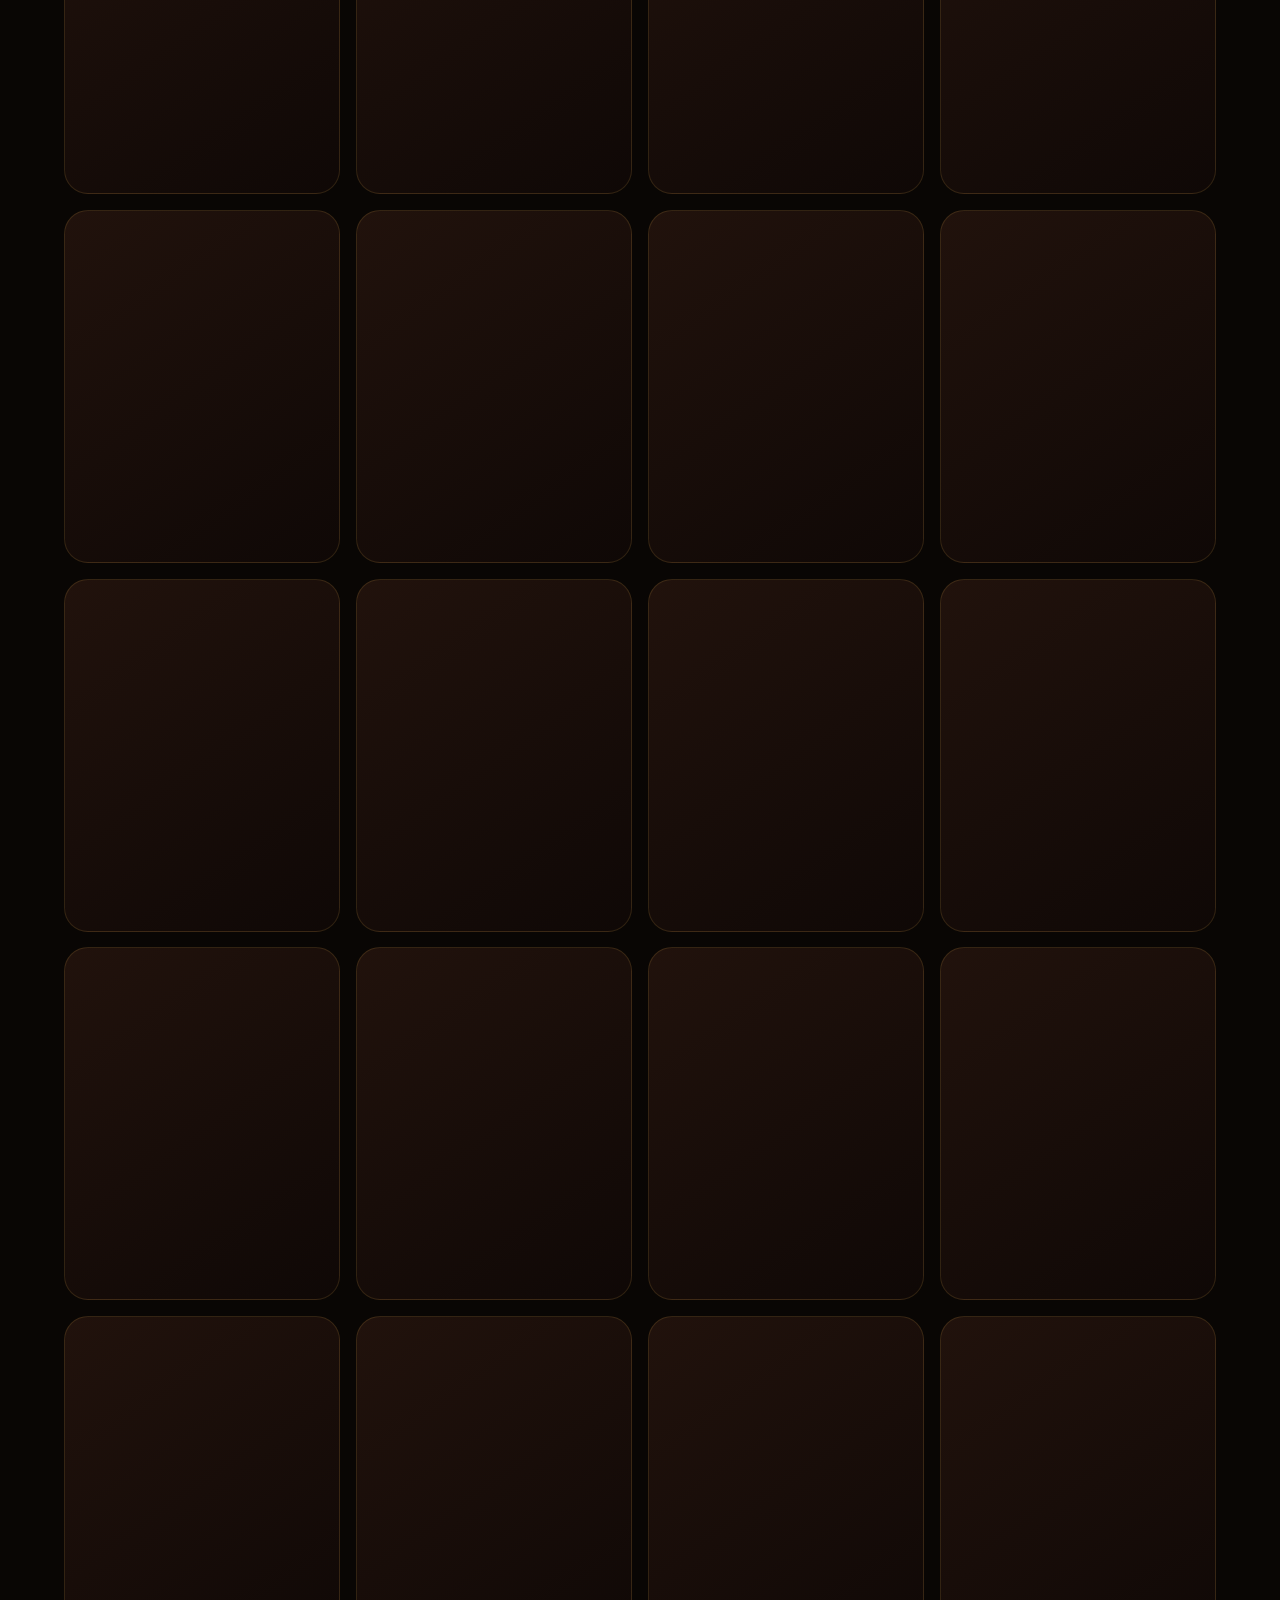
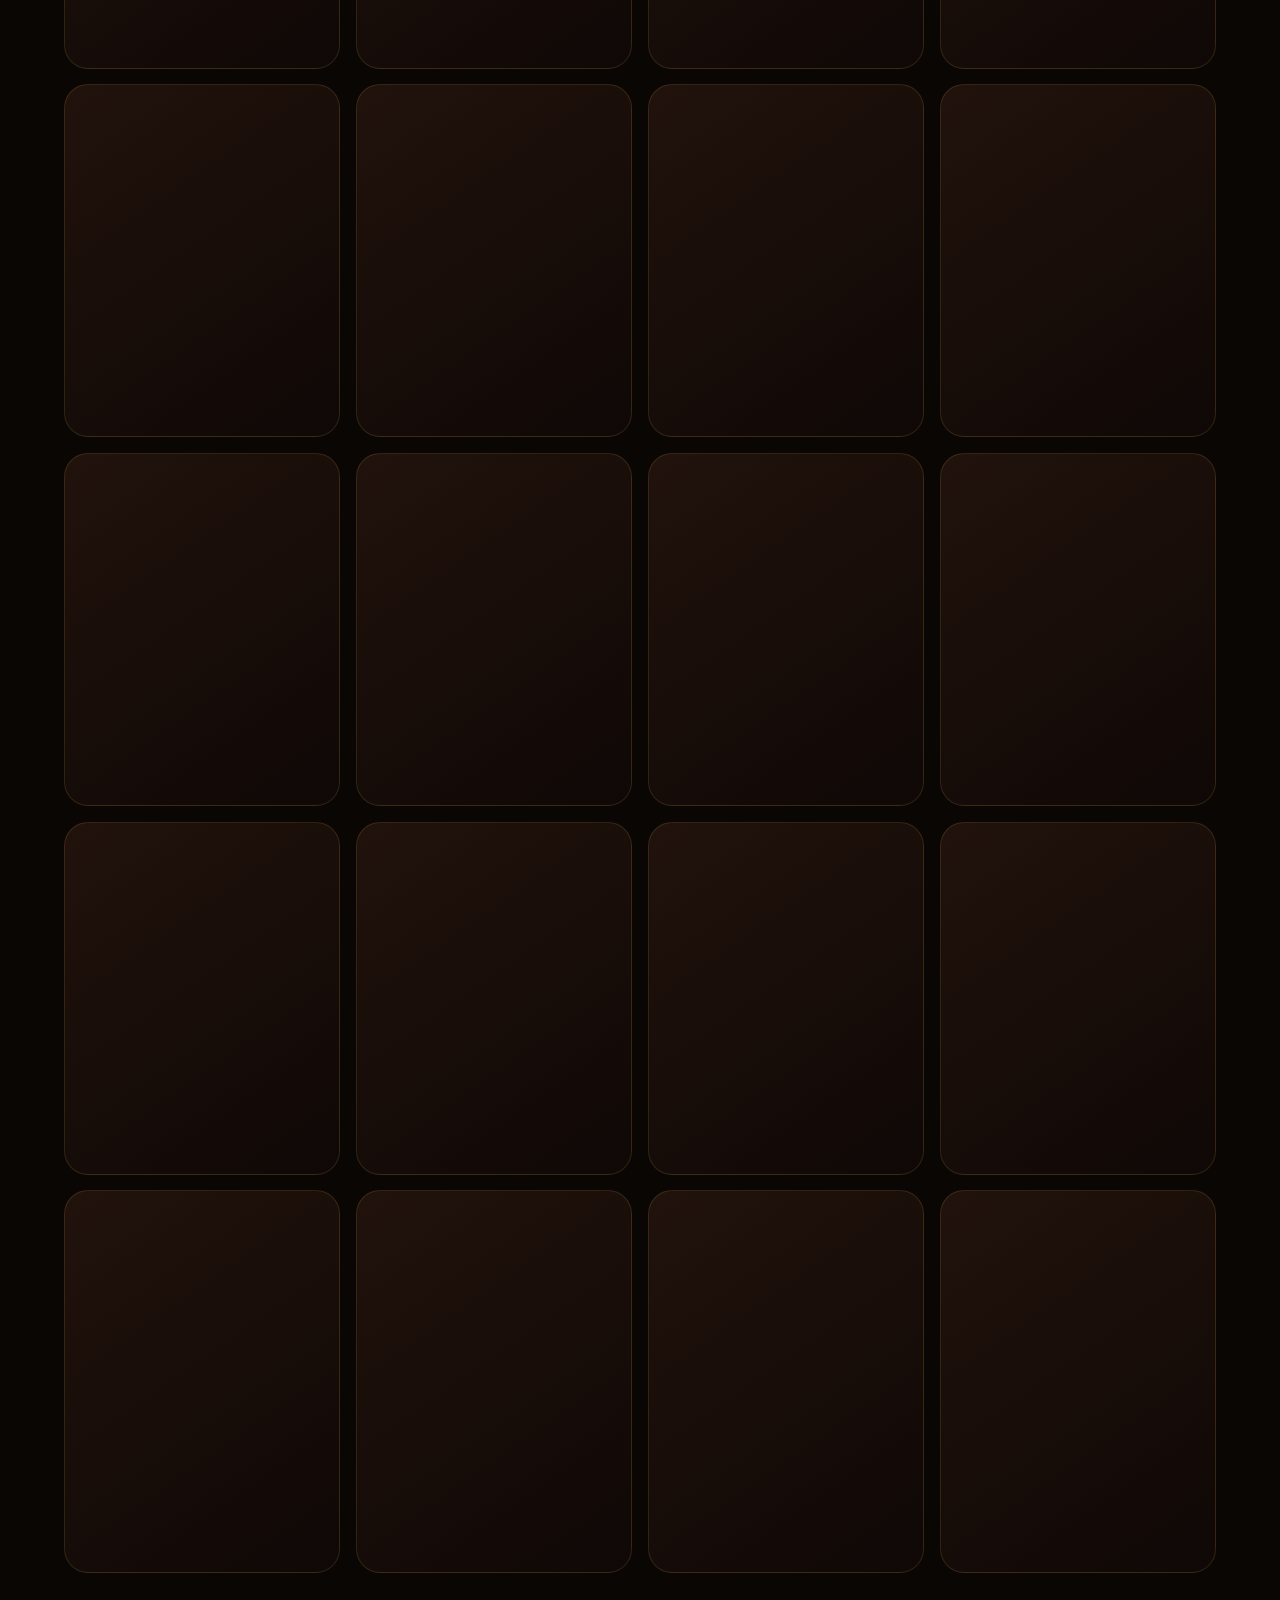
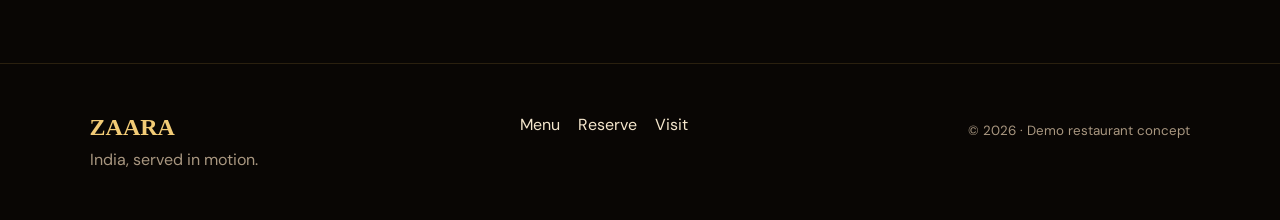
<file: menu.html>
<!doctype html><html lang="en"><head><meta charset="utf-8"><meta name="viewport" content="width=device-width,initial-scale=1"><title>ZAARA — The Menu</title><link rel="stylesheet" href="css/reset.css"><link rel="stylesheet" href="css/tokens.css"><link rel="stylesheet" href="css/base.css"><link rel="stylesheet" href="css/menu.css"></head><body data-page="menu"><header data-nav></header><main class="menu-page"><section class="menu-hero"><p class="kicker">100+ expressions of India</p><h1>The menu<br><em>moves.</em></h1><p>Search, filter, tilt and open a dish. The menu is HTML, not a PDF, so it stays fast, readable and connected to ordering.</p></section><div class="menu-toolbar"><input id="menu-search" placeholder="Search biryani, paneer, dosa…" aria-label="Search menu"><div id="menu-filters"></div></div><section id="menu-grid" class="menu-grid" aria-live="polite"></section></main><div id="dish-modal"></div><footer data-footer></footer><script type="module" src="js/boot.js"></script></body></html>
</file>
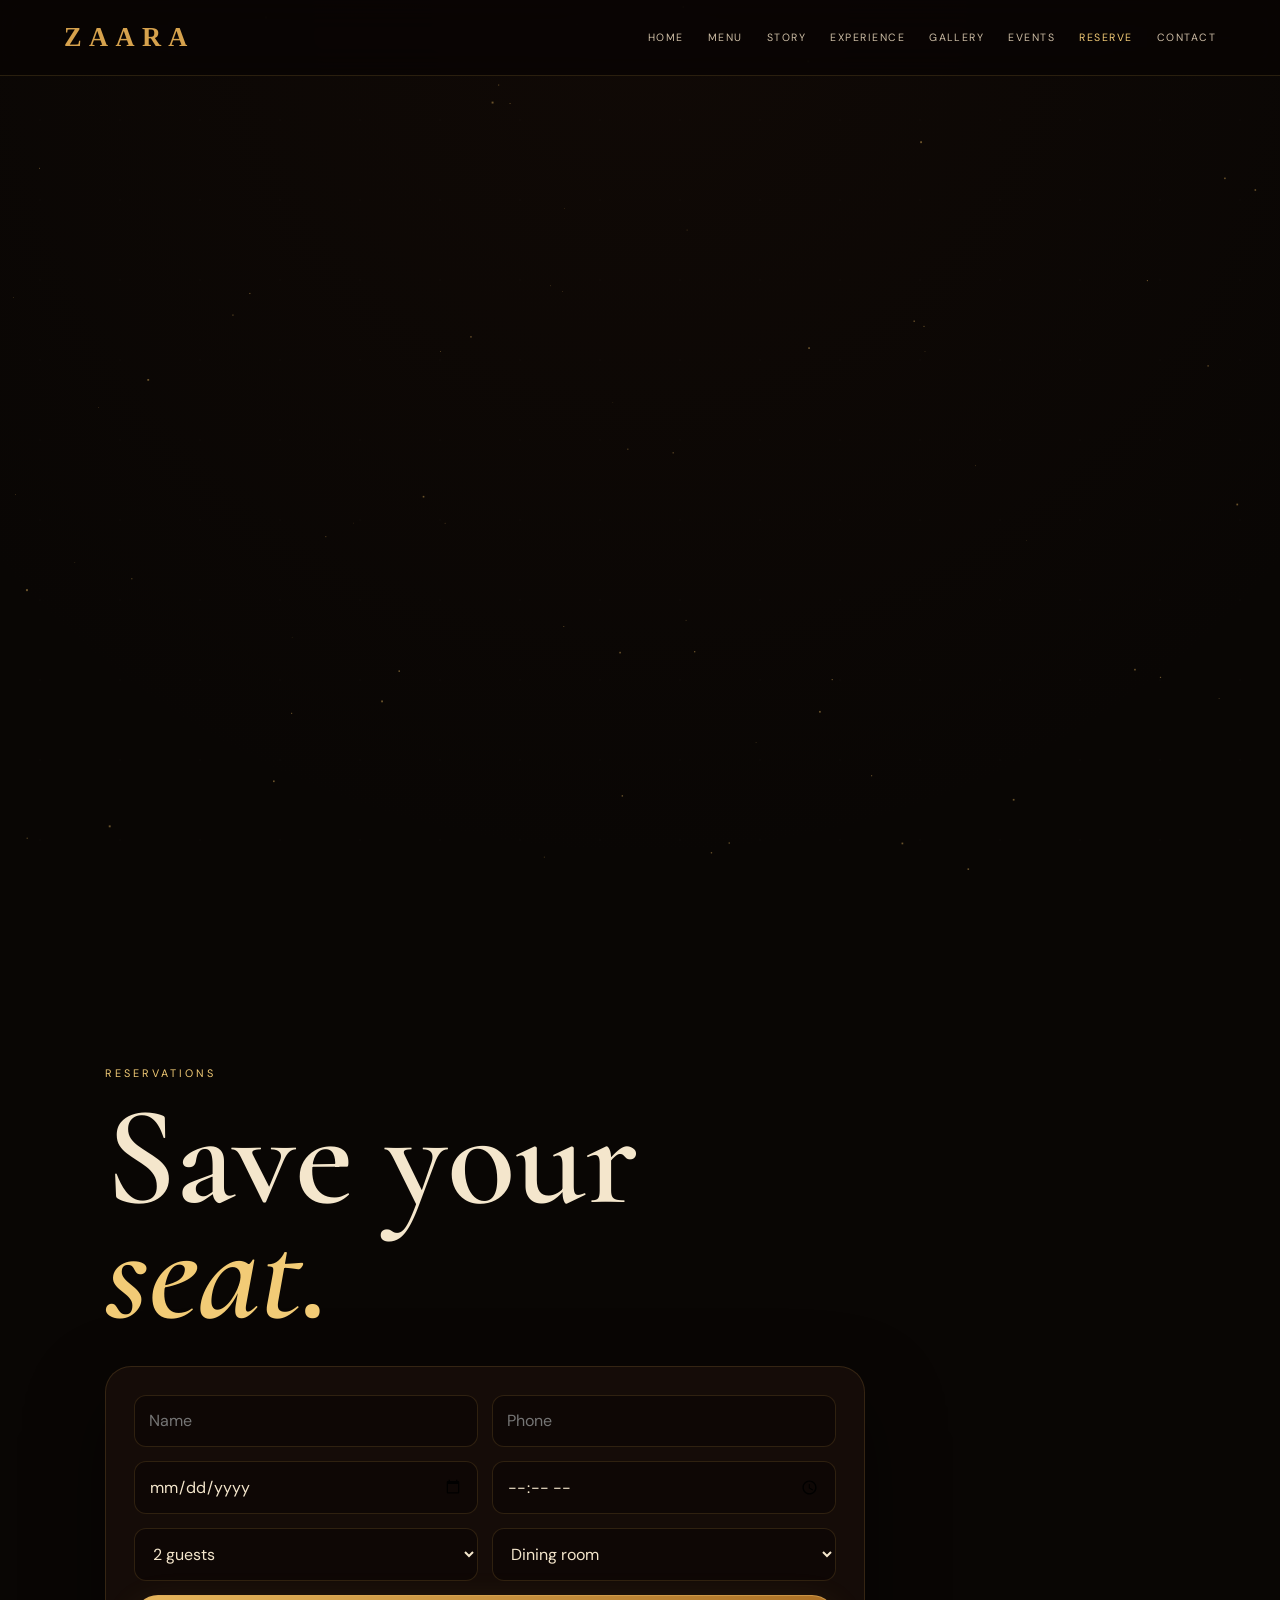
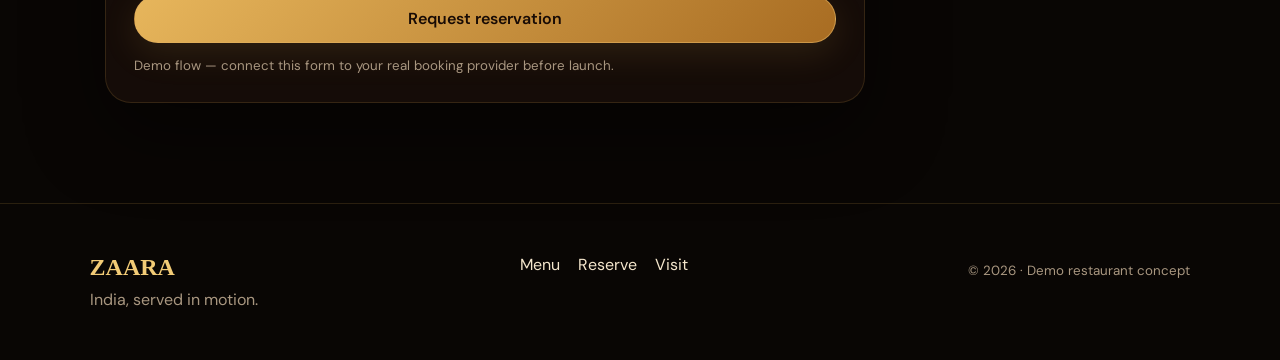
<file: reserve.html>
<!doctype html><html lang="en"><head><meta charset="utf-8"><meta name="viewport" content="width=device-width,initial-scale=1"><title>ZAARA — Reserve</title><link rel="stylesheet" href="css/reset.css"><link rel="stylesheet" href="css/tokens.css"><link rel="stylesheet" href="css/base.css"><link rel="stylesheet" href="css/forms.css"></head><body data-page="reserve"><header data-nav></header><main class="page reserve-page"><p class="kicker">Reservations</p><h1>Save your<br><em>seat.</em></h1><form class="glass-form" data-booking><input required name="name" placeholder="Name"><input required type="tel" name="phone" placeholder="Phone"><input required type="date" name="date"><input required type="time" name="time"><select required name="guests"><option value="2">2 guests</option><option value="4">4 guests</option><option value="6">6 guests</option><option value="8">8 guests</option><option value="10">10 guests</option></select><select name="experience"><option>Dining room</option><option>Chef's table</option><option>Family table</option><option>Celebration</option></select><button class="gold-btn">Request reservation</button><small>Demo flow — connect this form to your real booking provider before launch.</small></form></main><footer data-footer></footer><script type="module" src="js/boot.js"></script></body></html>
</file>
<file: css/tokens.css>
:root{--ink:#090604;--ink2:#140b07;--cream:#f4e6cc;--muted:#a99780;--gold:#d6a24d;--gold2:#f2cb76;--line:#d6a24d2a;--glass:#21130dcc;--serif:Georgia,'Times New Roman',serif;--sans:Inter,ui-sans-serif,system-ui,sans-serif;--ease:cubic-bezier(.2,.8,.2,1)}
</file>
<file: css/base.css>
@import url('https://fonts.googleapis.com/css2?family=Cormorant+Garamond:wght@500;600;700&family=DM+Sans:wght@400;500;600&display=swap');body{background:radial-gradient(circle at 50% 0,#4b24131c,transparent 42%),var(--ink);color:var(--cream);font-family:'DM Sans',var(--sans);min-height:100vh;overflow-x:hidden}body:before{content:'';position:fixed;inset:0;pointer-events:none;background-image:radial-gradient(#fff2 1px,transparent 1px);background-size:80px 80px;opacity:.08;z-index:-1}.brand{font:700 1.65rem var(--serif);letter-spacing:.28em;color:var(--gold);text-decoration:none}.kicker{text-transform:uppercase;letter-spacing:.28em;color:var(--gold2);font-size:.68rem}.nav{position:fixed;top:0;left:0;right:0;height:76px;z-index:50;display:flex;align-items:center;justify-content:space-between;padding:0 5vw;background:#080503c9;border-bottom:1px solid var(--line);backdrop-filter:blur(16px)}.nav-links{display:flex;gap:24px}.nav-links a{text-decoration:none;text-transform:uppercase;letter-spacing:.14em;font-size:.66rem;color:#cdbda5;transition:.3s}.nav-links a:hover,.nav-links a.active{color:var(--gold2)}.nav-toggle{display:none;background:none;border:0;color:var(--cream);font-size:1.5rem}.page{padding:150px 7vw 100px;max-width:1250px;margin:auto}.page h1,.hero h1{font:600 clamp(4rem,11vw,9rem)/.82 'Cormorant Garamond',var(--serif);margin:20px 0 35px}.page h1 em,.hero h1 em{font-style:italic;color:var(--gold2)}.gold-btn{display:inline-flex;align-items:center;justify-content:center;min-height:48px;padding:0 24px;border:1px solid #e0ae5c99;border-radius:999px;background:linear-gradient(135deg,#e7b65c,#a86c22);color:#180b05;text-decoration:none;font-weight:600;cursor:pointer;box-shadow:0 10px 35px #d6a24d22;transition:transform .3s var(--ease),box-shadow .3s}.gold-btn:hover{transform:translateY(-3px);box-shadow:0 16px 50px #d6a24d44}.text-link{color:var(--gold2);text-decoration:none}.nav-links.open{display:flex}.feature-strip{display:grid;grid-template-columns:repeat(3,1fr);border-top:1px solid var(--line);border-bottom:1px solid var(--line)}.feature-strip article{padding:42px;text-align:center;border-right:1px solid var(--line)}.feature-strip article:last-child{border:0}.feature-strip b{display:block;font:600 3rem var(--serif);color:var(--gold2)}.feature-strip span{color:var(--muted)}footer{border-top:1px solid var(--line);padding:50px 7vw;display:flex;justify-content:space-between;gap:20px;flex-wrap:wrap;color:var(--muted)}footer strong{font:600 1.5rem var(--serif);color:var(--gold2);display:block}footer span,footer small{display:block;margin-top:8px}footer a{margin-right:18px;text-decoration:none;color:var(--cream)}.modal-root{display:none}.modal-root.show{display:grid;position:fixed;inset:0;z-index:100;place-items:center;padding:20px}.modal-backdrop{position:absolute;inset:0;background:#000b;backdrop-filter:blur(12px)}.dish-modal{position:relative;z-index:1;width:min(900px,100%);display:grid;grid-template-columns:1fr 1fr;overflow:hidden;border:1px solid var(--line);border-radius:26px;background:#150b07;box-shadow:0 50px 120px #000}.dish-modal img{width:100%;height:100%;min-height:420px;object-fit:cover;background:#25140c}.dish-modal>div{padding:40px;display:flex;flex-direction:column;justify-content:center;gap:16px}.dish-modal h2{font:600 clamp(2.5rem,5vw,4.5rem) 'Cormorant Garamond';margin:0}.dish-modal p{color:var(--muted);line-height:1.7}.dish-modal strong{font:600 1.5rem var(--serif);color:var(--gold2)}.modal-x{position:absolute;right:15px;top:12px;z-index:3;border:0;background:#0008;color:#fff;border-radius:50%;width:40px;height:40px;font-size:1.5rem;cursor:pointer}.success{padding:20px}.page-hidden .spark{animation-play-state:paused}@media(max-width:760px){.nav{height:64px}.nav-toggle{display:block}.nav-links{display:none;position:absolute;top:64px;left:0;right:0;background:#0c0705f5;padding:20px;flex-direction:column}.nav.open .nav-links{display:flex}.page{padding:120px 6vw 80px}.feature-strip{grid-template-columns:1fr}.feature-strip article{border-right:0;border-bottom:1px solid var(--line);padding:25px}.feature-strip article:last-child{border:0}footer{padding:40px 6vw}.dish-modal{grid-template-columns:1fr;max-height:90vh;overflow:auto}.dish-modal img{min-height:250px;height:250px}.dish-modal>div{padding:25px}}
</file>
<file: css/home.css>
.hero{min-height:100svh;display:grid;place-items:center;padding:100px 7vw;position:relative;isolation:isolate}.hero:after{content:'';position:absolute;width:55vw;height:55vw;border-radius:50%;background:radial-gradient(circle,#d39a3b14,transparent 68%);filter:blur(8px);z-index:-1}.hero-copy{max-width:980px}.hero-copy>p:not(.kicker){max-width:650px;color:var(--muted);font-size:1.05rem;line-height:1.8}.table-section{padding:120px 5vw 100px}.section-intro{max-width:700px;margin:0 auto 20px;text-align:center}.section-intro h2{font:600 clamp(3rem,7vw,6rem) 'Cormorant Garamond';margin:10px}.section-intro p:last-child{color:var(--muted)}.split{display:grid;grid-template-columns:1fr 1fr;gap:7vw;align-items:center;padding:130px 8vw}.split h2,.cta-band h2{font:600 clamp(3rem,6vw,6rem)/.9 'Cormorant Garamond';margin:10px 0}.split p{color:var(--muted);line-height:1.8;max-width:520px}.orbital-card{aspect-ratio:1;border-radius:30px;border:1px solid var(--line);background:radial-gradient(circle at 40% 35%,#d69f4528,transparent 45%),linear-gradient(145deg,#2b160d,#100806);padding:45px;display:flex;flex-direction:column;justify-content:flex-end;box-shadow:0 40px 100px #0008;transform:rotate(-3deg);transition:.5s}.orbital-card:hover{transform:rotate(0) translateY(-8px)}.orbital-card span{color:var(--gold);font-size:.7rem}.orbital-card strong{font:600 3rem var(--serif)}.orbital-card small{color:var(--muted);margin-top:8px}.cta-band{text-align:center;padding:130px 6vw;background:radial-gradient(circle,#8e4e1b22,transparent 60%)}@media(max-width:760px){.split{grid-template-columns:1fr;padding:90px 6vw}.hero{padding-top:110px}.hero h1{font-size:21vw}}
</file>
<file: css/table.css>
.table-scene{height:min(78vh,760px);min-height:540px;position:relative;perspective:1600px;display:grid;place-items:center;overflow:hidden;touch-action:none}.table-3d{width:min(78vw,620px);height:min(78vw,620px);max-height:620px;max-width:620px;position:relative;transform-style:preserve-3d;transition:transform .08s linear}.table-top{position:absolute;inset:8%;border-radius:50%;background:radial-gradient(circle at 45% 38%,#7b4a21,#2a150b 65%,#100805 100%);border:8px solid #9e6a2f;box-shadow:0 35px 60px #000,0 0 100px #d69d4018;transform:translateZ(0);transform-style:preserve-3d}.table-rim{position:absolute;inset:2%;border-radius:50%;border:1px solid #e1b76555;transform:translateZ(12px)}.table-leg{position:absolute;left:43%;top:43%;width:14%;height:28%;background:linear-gradient(90deg,#29170d,#8d5c29,#1b0d08);transform:translateZ(-100px);border-radius:0 0 40px 40px;box-shadow:0 30px 40px #000}.plate{position:absolute;width:29%;aspect-ratio:1;border-radius:50%;padding:8px;background:radial-gradient(circle,#f8efd9 0 60%,#c7a66c 61% 68%,#5a3518 69%);box-shadow:0 20px 30px #000b;transform-style:preserve-3d;transition:transform .5s var(--ease),filter .3s}.plate img{width:100%;height:100%;object-fit:cover;border-radius:50%;border:4px solid #eee0c4;display:block}.plate.is-front{filter:drop-shadow(0 0 25px #d6a24d55)}.plate .plate-label{position:absolute;left:50%;bottom:-40px;transform:translateX(-50%) translateZ(40px);white-space:nowrap;font:600 1rem var(--serif);color:var(--cream);text-shadow:0 2px 10px #000}.table-hud{position:absolute;bottom:18px;left:50%;transform:translateX(-50%);display:flex;gap:35px;color:#bba98f;font-size:.65rem;letter-spacing:.18em;text-transform:uppercase}.table-scene:before{content:'';position:absolute;width:70%;height:25%;bottom:8%;border-radius:50%;background:#000b;filter:blur(30px)}@media(max-width:700px){.table-scene{min-height:500px;height:68vh}.table-hud{width:100%;justify-content:center;gap:12px;font-size:.52rem}.plate .plate-label{font-size:.8rem}}
</file>
<file: css/vfx.css>
#vfx{position:fixed;inset:0;z-index:-1;pointer-events:none;mix-blend-mode:screen}.spark{position:absolute;width:2px;height:2px;border-radius:50%;background:#e5b761;opacity:.5;animation:float 8s ease-in-out infinite}@keyframes float{50%{transform:translate3d(15px,-35px,0);opacity:.9}}.reveal{opacity:0;transform:translateY(24px);transition:opacity .8s var(--ease),transform .8s var(--ease)}.reveal.visible{opacity:1;transform:none}@media(prefers-reduced-motion:reduce){*{scroll-behavior:auto!important;animation-duration:.01ms!important;transition-duration:.01ms!important}}
</file>
<file: css/pages.css>
.story-grid,.contact-grid{display:grid;grid-template-columns:1fr 1fr;gap:8vw;color:var(--muted);line-height:1.9}.quote{margin:130px 0;padding:70px 0;border-top:1px solid var(--line);border-bottom:1px solid var(--line);font:italic 600 clamp(2.5rem,6vw,5rem)/1 'Cormorant Garamond';color:var(--cream)}.numbers{display:grid;grid-template-columns:repeat(3,auto);gap:20px;align-items:end}.numbers b{font:600 5rem var(--serif);color:var(--gold2)}.numbers span{color:var(--muted)}.experience-grid{display:grid;grid-template-columns:repeat(3,1fr);gap:18px}.experience-grid article,.event-list article,.contact-grid article{padding:30px;border:1px solid var(--line);background:var(--glass);border-radius:22px;min-height:230px}.experience-grid span,.contact-grid span{color:var(--gold)}.experience-grid h2{font:600 2.4rem var(--serif)}.experience-grid p,.contact-grid p{color:var(--muted);line-height:1.7}.event-list{display:grid;grid-template-columns:repeat(3,1fr);gap:14px;margin:40px 0}.event-list article{min-height:auto;display:flex;justify-content:space-between;gap:20px}.event-list b{font:600 1.5rem var(--serif)}.event-list span{color:var(--muted)}.gallery-grid{columns:3 280px;column-gap:14px}.gallery-item{break-inside:avoid;margin-bottom:14px;border-radius:20px;overflow:hidden;border:1px solid var(--line);position:relative}.gallery-item img{width:100%;transition:transform .6s}.gallery-item:hover img{transform:scale(1.04)}.gallery-item figcaption{position:absolute;bottom:0;left:0;right:0;padding:30px 15px 15px;background:linear-gradient(transparent,#000d);font-size:.8rem}.contact-grid{grid-template-columns:repeat(3,1fr);line-height:1.5}.contact-grid h2{font:600 2rem var(--serif)}@media(max-width:800px){.story-grid,.contact-grid,.experience-grid,.event-list{grid-template-columns:1fr}.numbers{grid-template-columns:1fr 1fr}.quote{margin:80px 0}}
</file>
<file: css/forms.css>
.glass-form{max-width:760px;display:grid;grid-template-columns:1fr 1fr;gap:14px;padding:28px;border:1px solid var(--line);border-radius:26px;background:#1a0e0acc;box-shadow:0 30px 80px #0007}.glass-form input,.glass-form select,.glass-form textarea{width:100%;min-height:52px;border:1px solid var(--line);border-radius:12px;background:#0e0705;color:var(--cream);padding:14px;outline:none}.glass-form textarea{min-height:150px;resize:vertical;grid-column:1/-1}.glass-form button{grid-column:1/-1}.glass-form small{grid-column:1/-1;color:var(--muted)}@media(max-width:650px){.glass-form{grid-template-columns:1fr}.glass-form textarea,.glass-form button,.glass-form small{grid-column:auto}}
</file>
<file: css/menu.css>
.menu-page{padding:130px 5vw 90px;max-width:1500px;margin:auto}.menu-hero{min-height:55vh;display:flex;flex-direction:column;justify-content:center;max-width:900px}.menu-hero h1{font:600 clamp(4rem,10vw,9rem)/.8 'Cormorant Garamond';margin:20px 0}.menu-hero em{color:var(--gold2)}.menu-hero p:last-child{max-width:650px;color:var(--muted);line-height:1.8}.menu-toolbar{position:sticky;top:76px;z-index:20;padding:18px 0;background:#090604e8;backdrop-filter:blur(14px)}#menu-search{width:min(500px,100%);height:48px;border-radius:999px;border:1px solid var(--line);background:#180d09;color:var(--cream);padding:0 20px;outline:none;margin-bottom:14px}#menu-filters{display:flex;gap:8px;overflow:auto}.filter{white-space:nowrap;border:1px solid var(--line);border-radius:999px;background:#130b08;color:#b9a890;padding:10px 15px;cursor:pointer}.filter.active{background:var(--gold);color:#180b05}.menu-grid{display:grid;grid-template-columns:repeat(4,1fr);gap:16px;padding-top:30px}.menu-card{min-height:330px;border:1px solid var(--line);border-radius:24px;overflow:hidden;background:linear-gradient(145deg,#21120c,#0f0806);transform-style:preserve-3d;transition:transform .45s var(--ease),border-color .3s,box-shadow .3s;cursor:pointer}.menu-card:hover{transform:translateY(-8px) rotateX(2deg) rotateY(-2deg);border-color:#d6a24d66;box-shadow:0 30px 70px #000b}.menu-photo{height:210px;background:radial-gradient(circle,#6b3518,#170c08);object-fit:cover;width:100%}.menu-copy{padding:17px}.menu-copy h3{font:600 1.55rem 'Cormorant Garamond';margin:0}.menu-copy p{color:var(--muted);font-size:.8rem;min-height:35px}.menu-meta{display:flex;justify-content:space-between;color:var(--gold2);font-size:.78rem}.menu-card[data-region]{content-visibility:auto}@media(max-width:1000px){.menu-grid{grid-template-columns:repeat(3,1fr)}}@media(max-width:700px){.menu-hero{min-height:58vh}.menu-grid{grid-template-columns:repeat(2,1fr);gap:10px}.menu-card{min-height:290px;border-radius:17px}.menu-photo{height:160px}.menu-copy{padding:13px}.menu-copy h3{font-size:1.35rem}.menu-toolbar{top:64px}}
</file>
